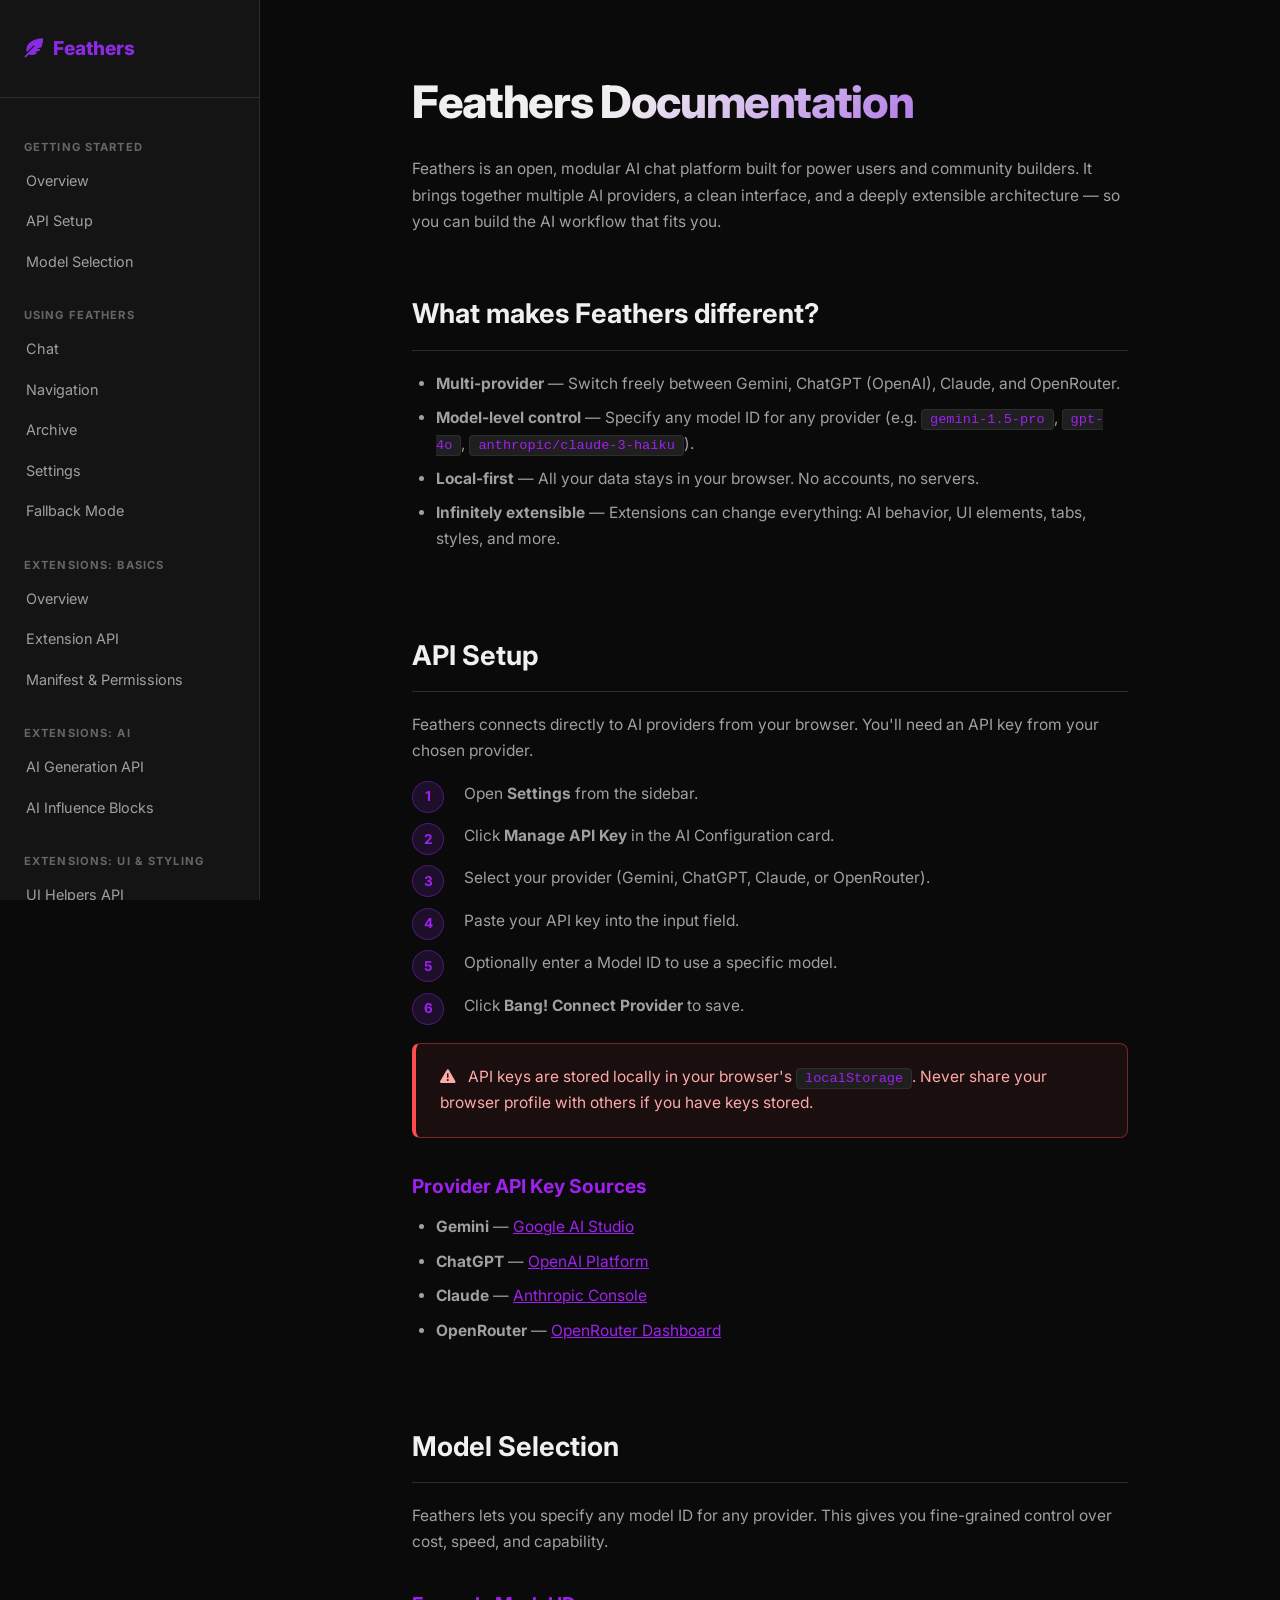
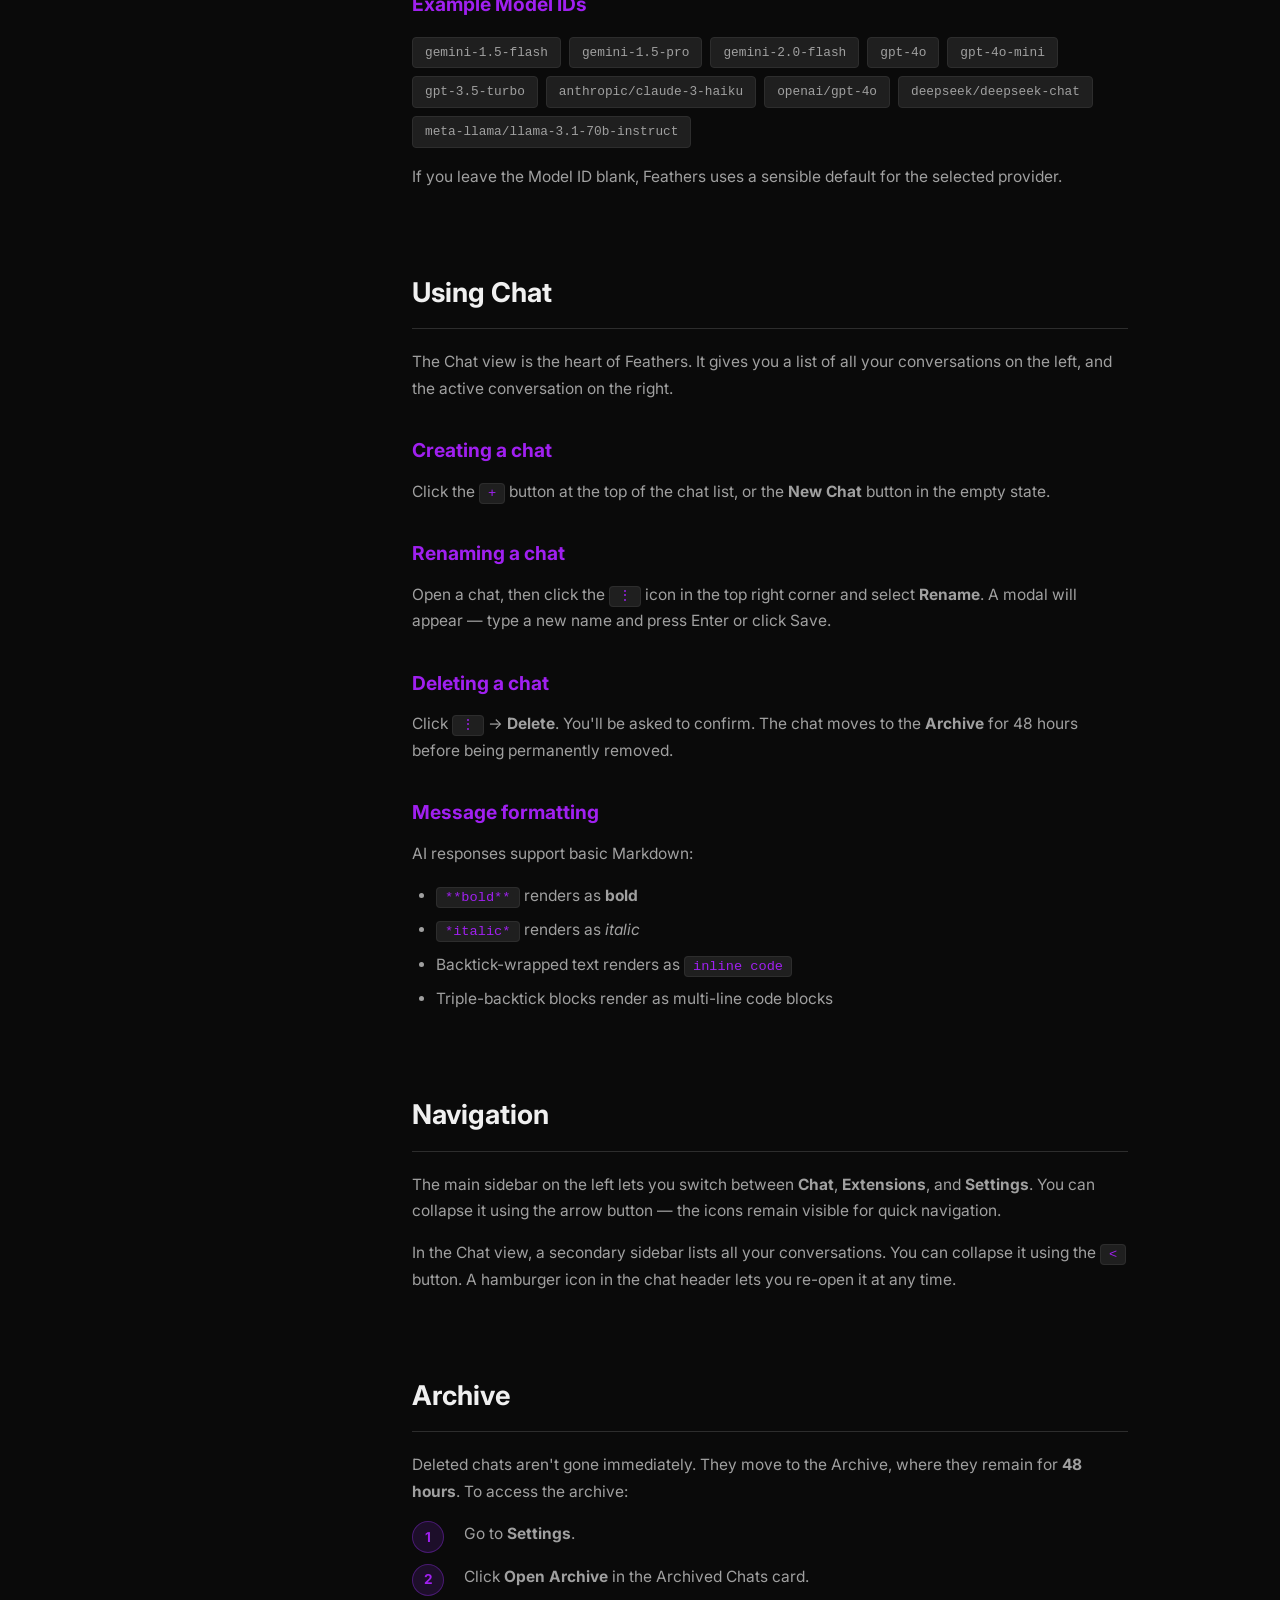
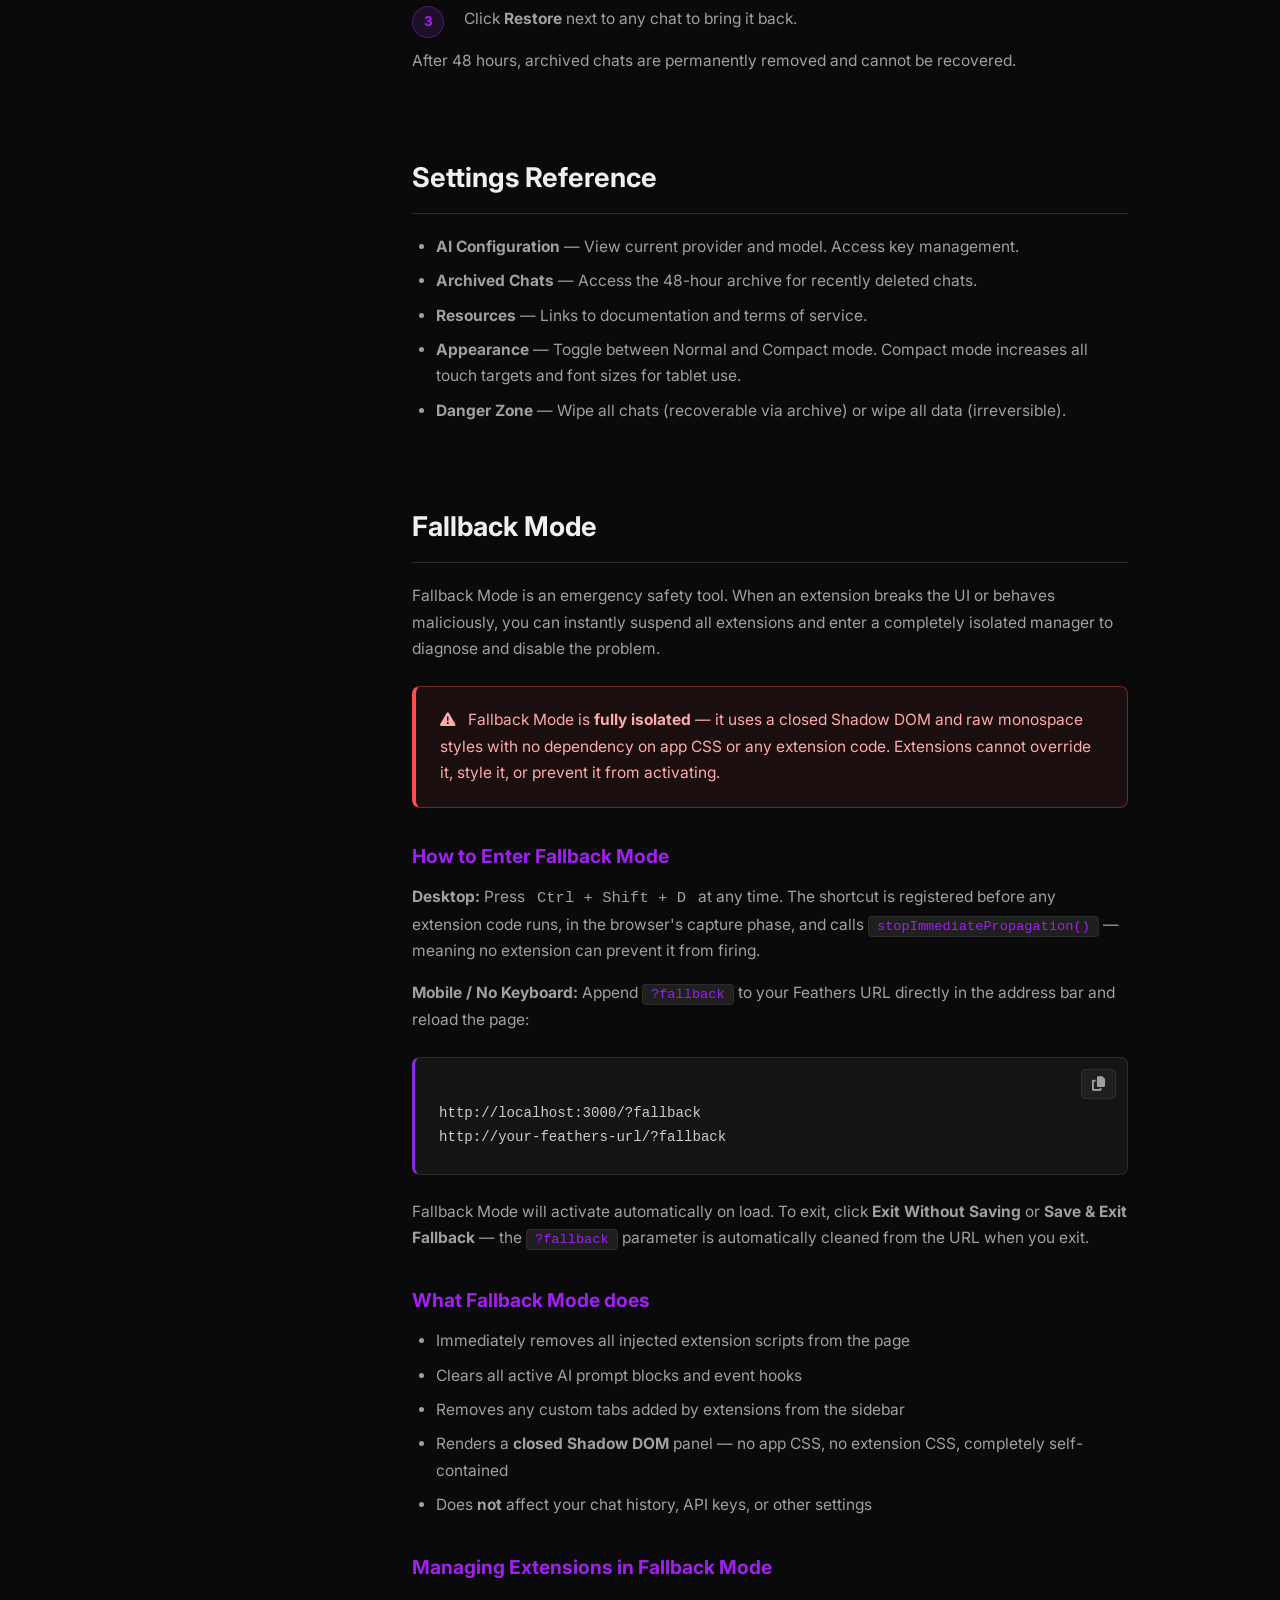
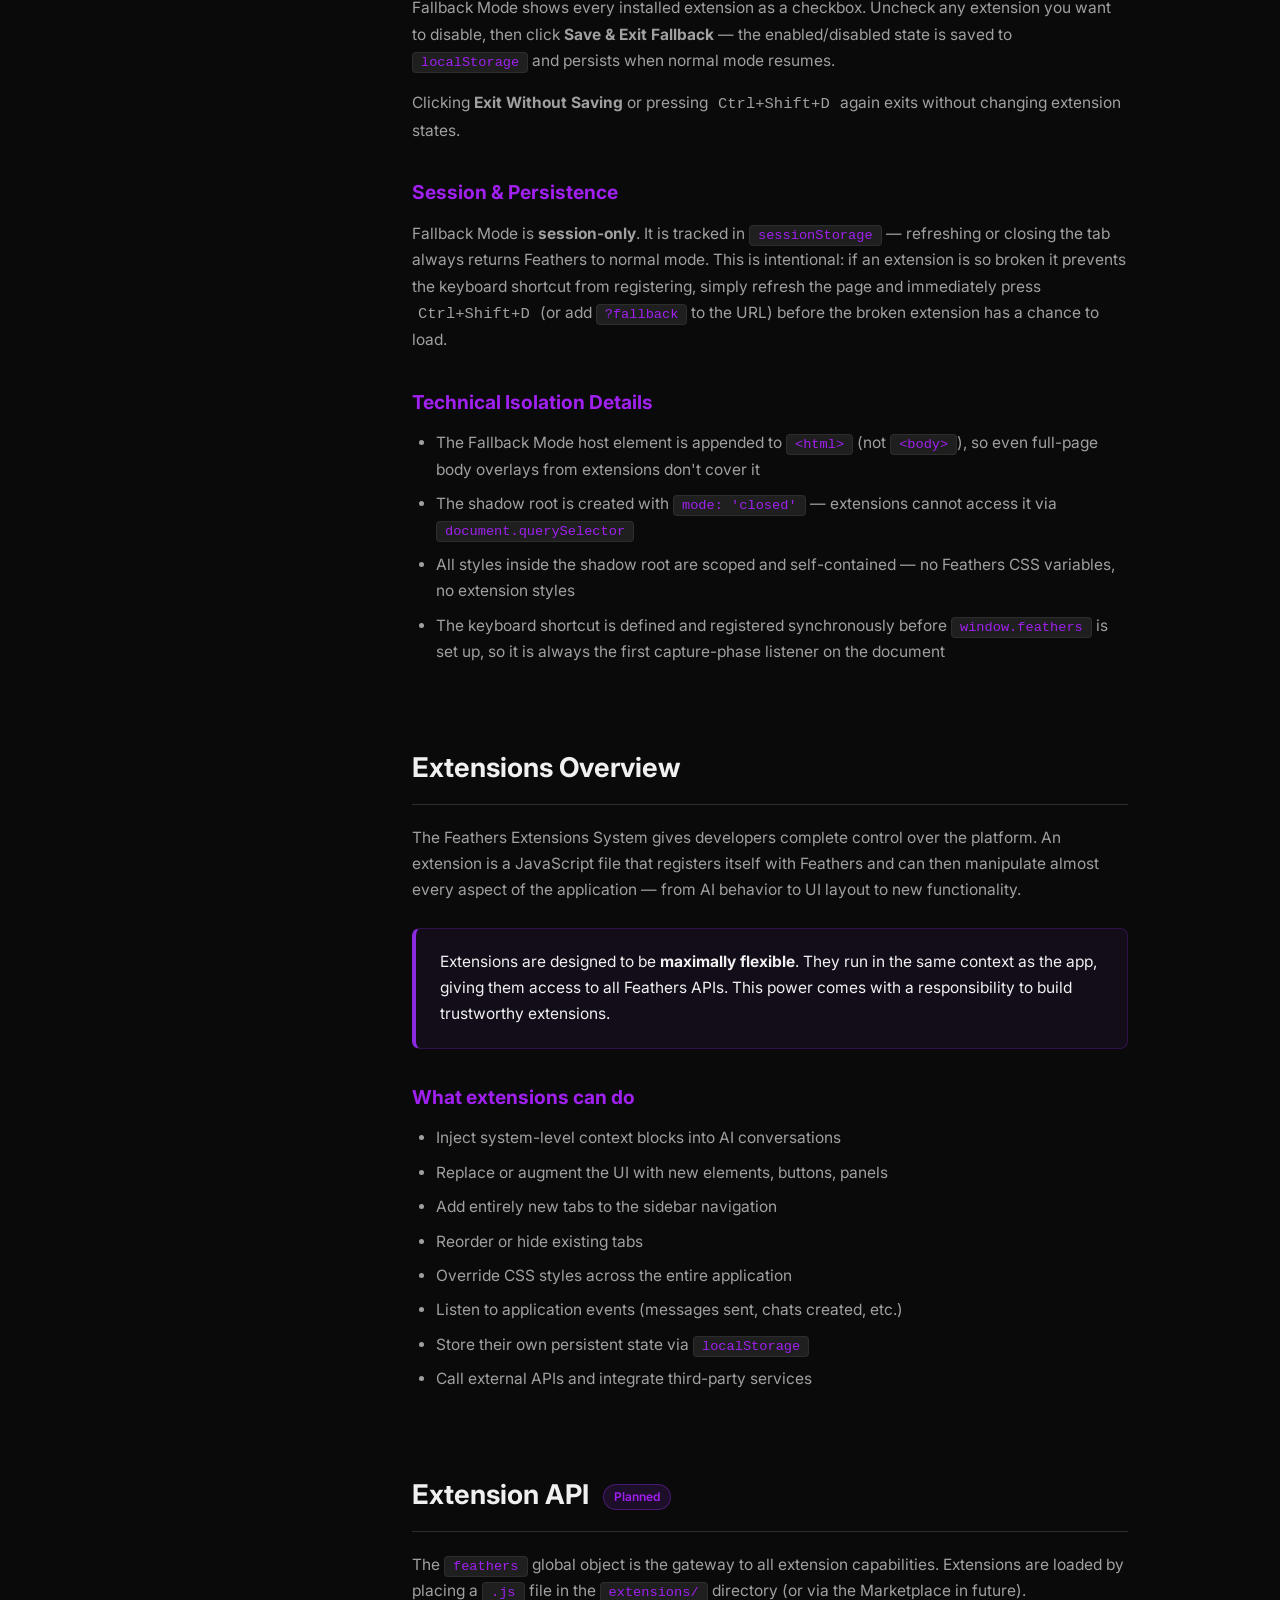
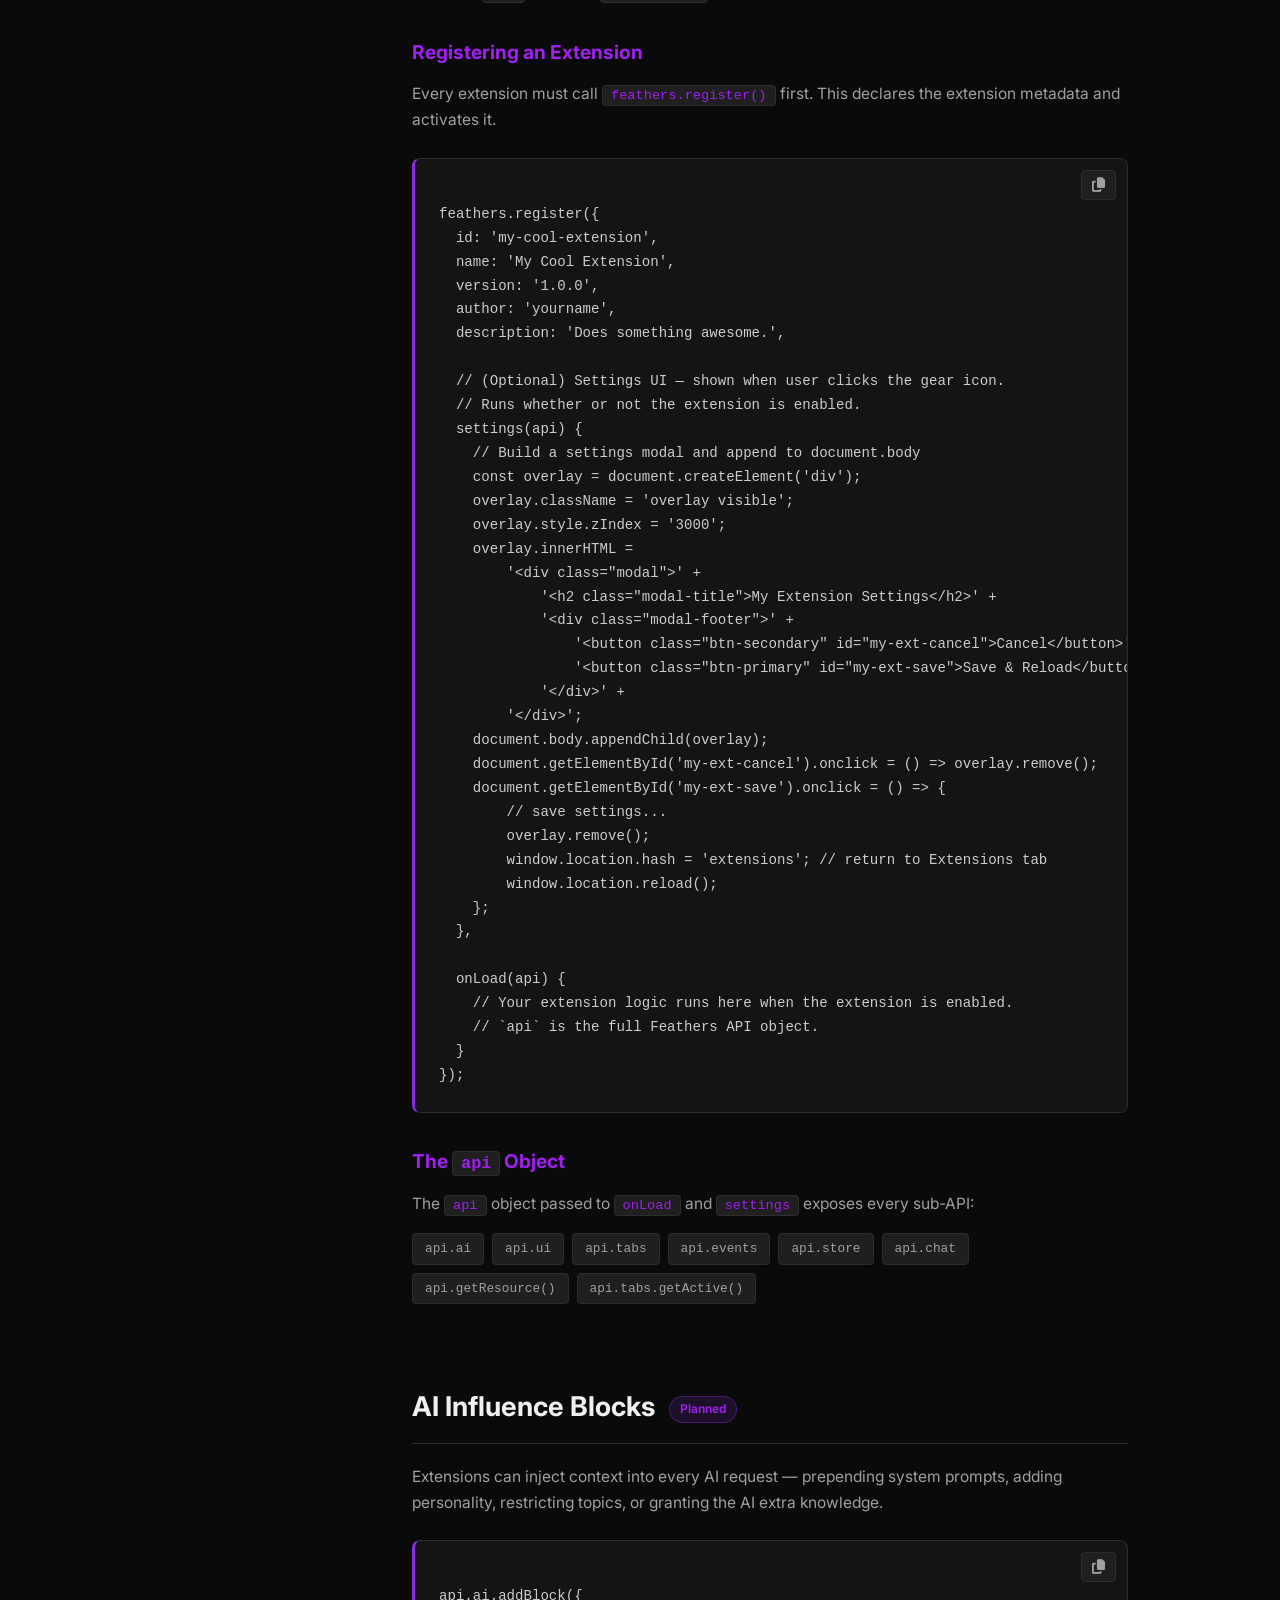
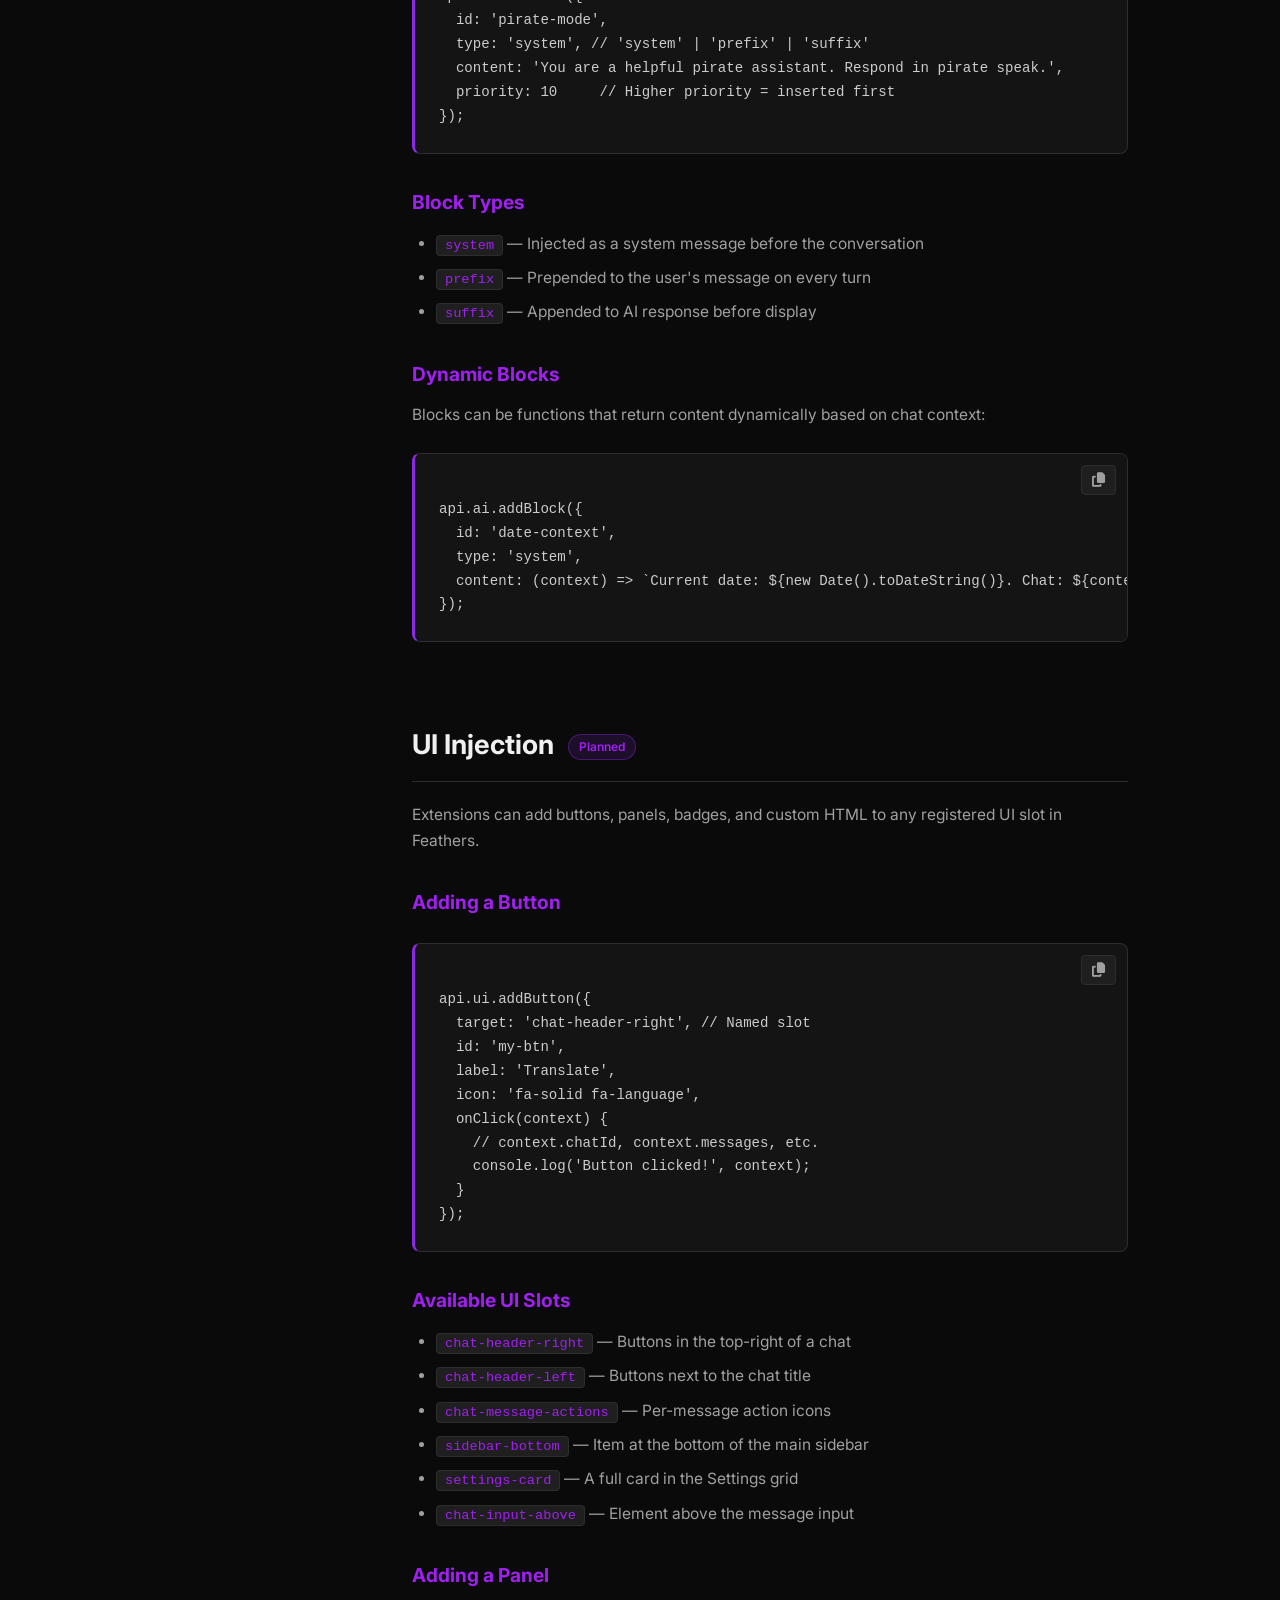
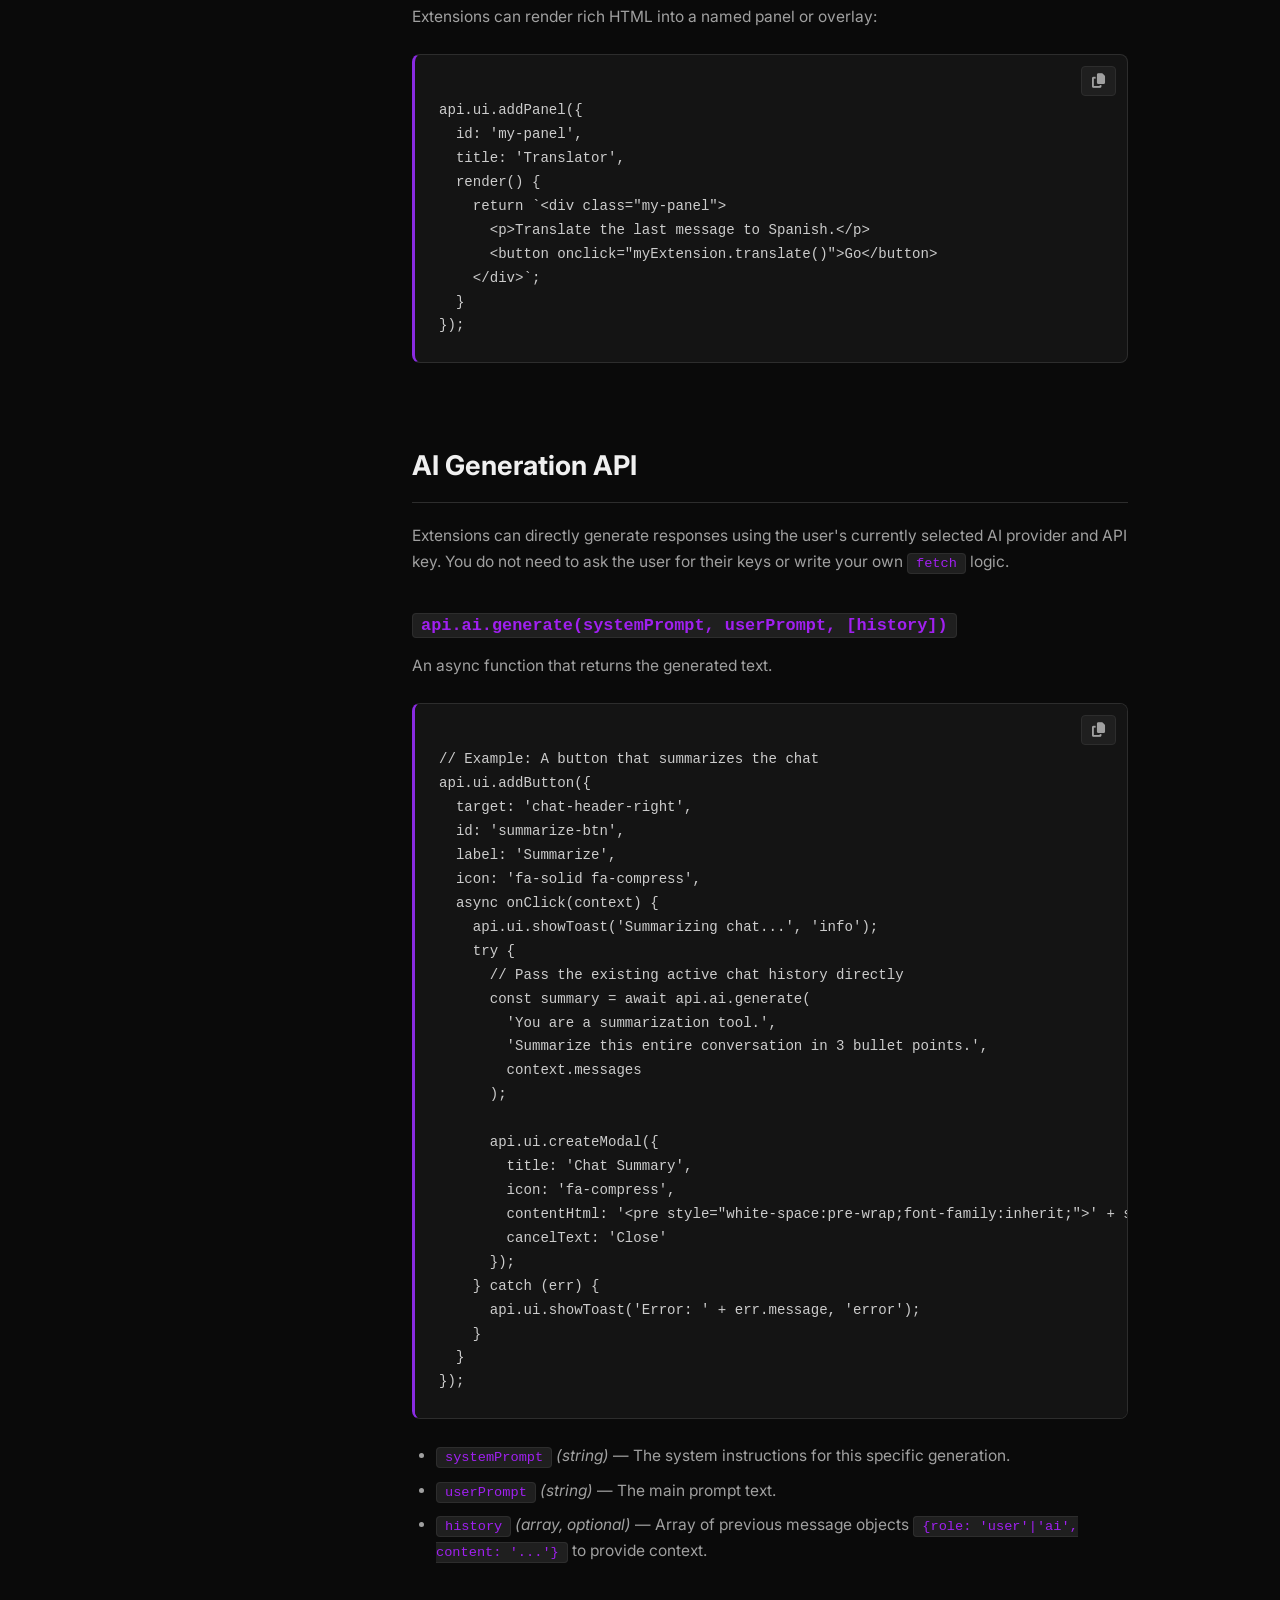
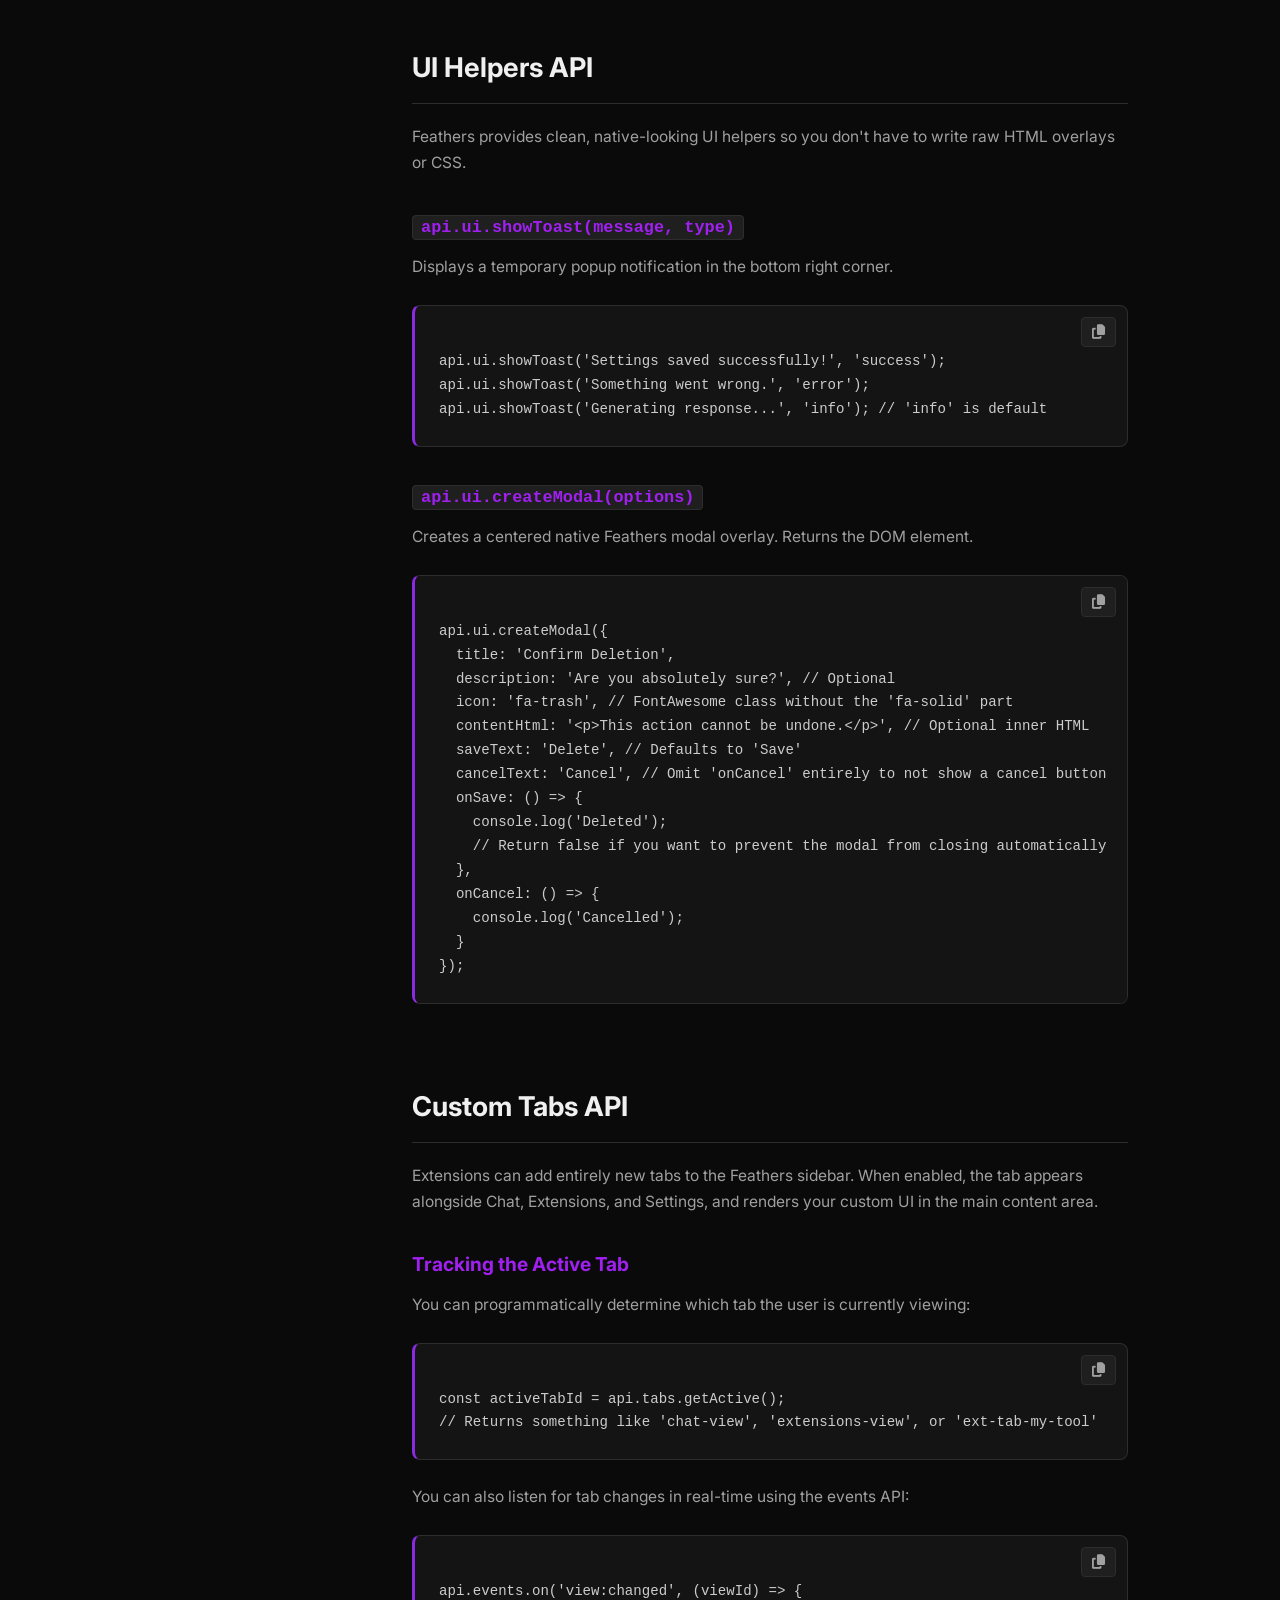
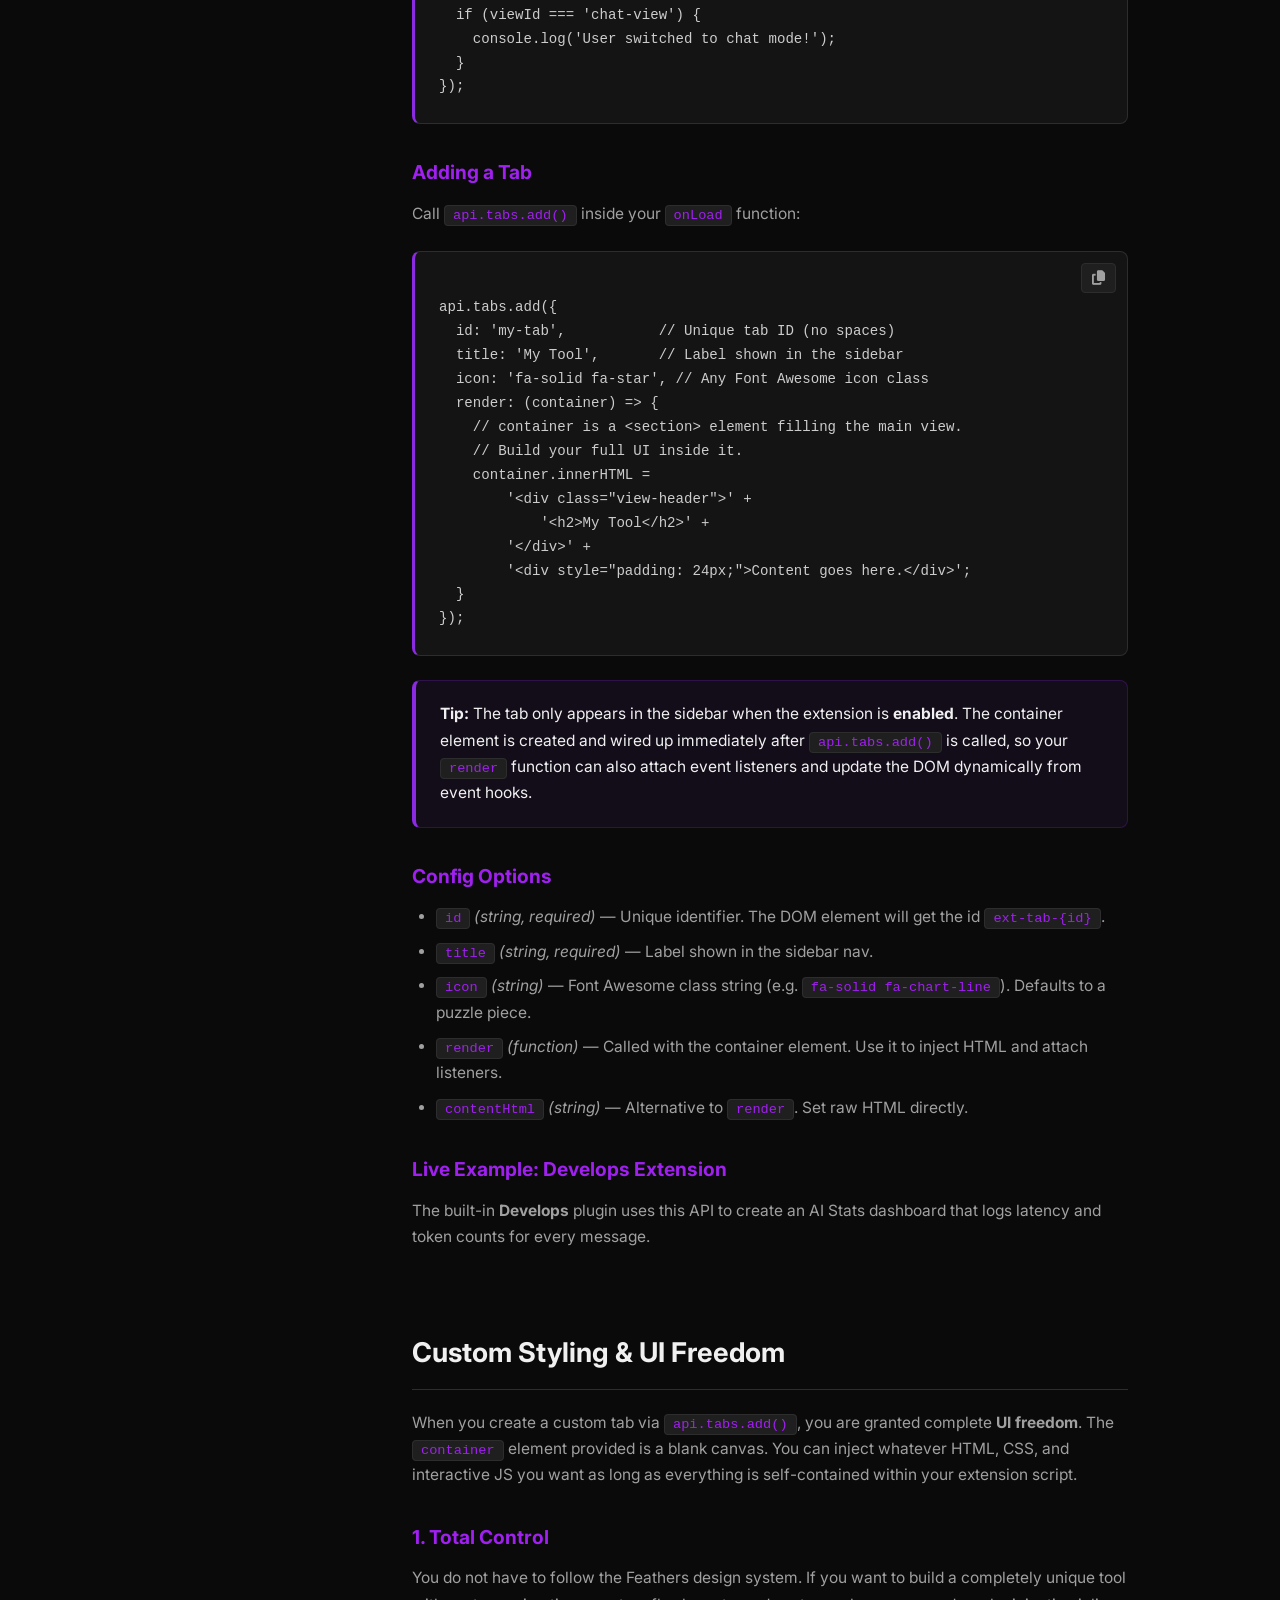
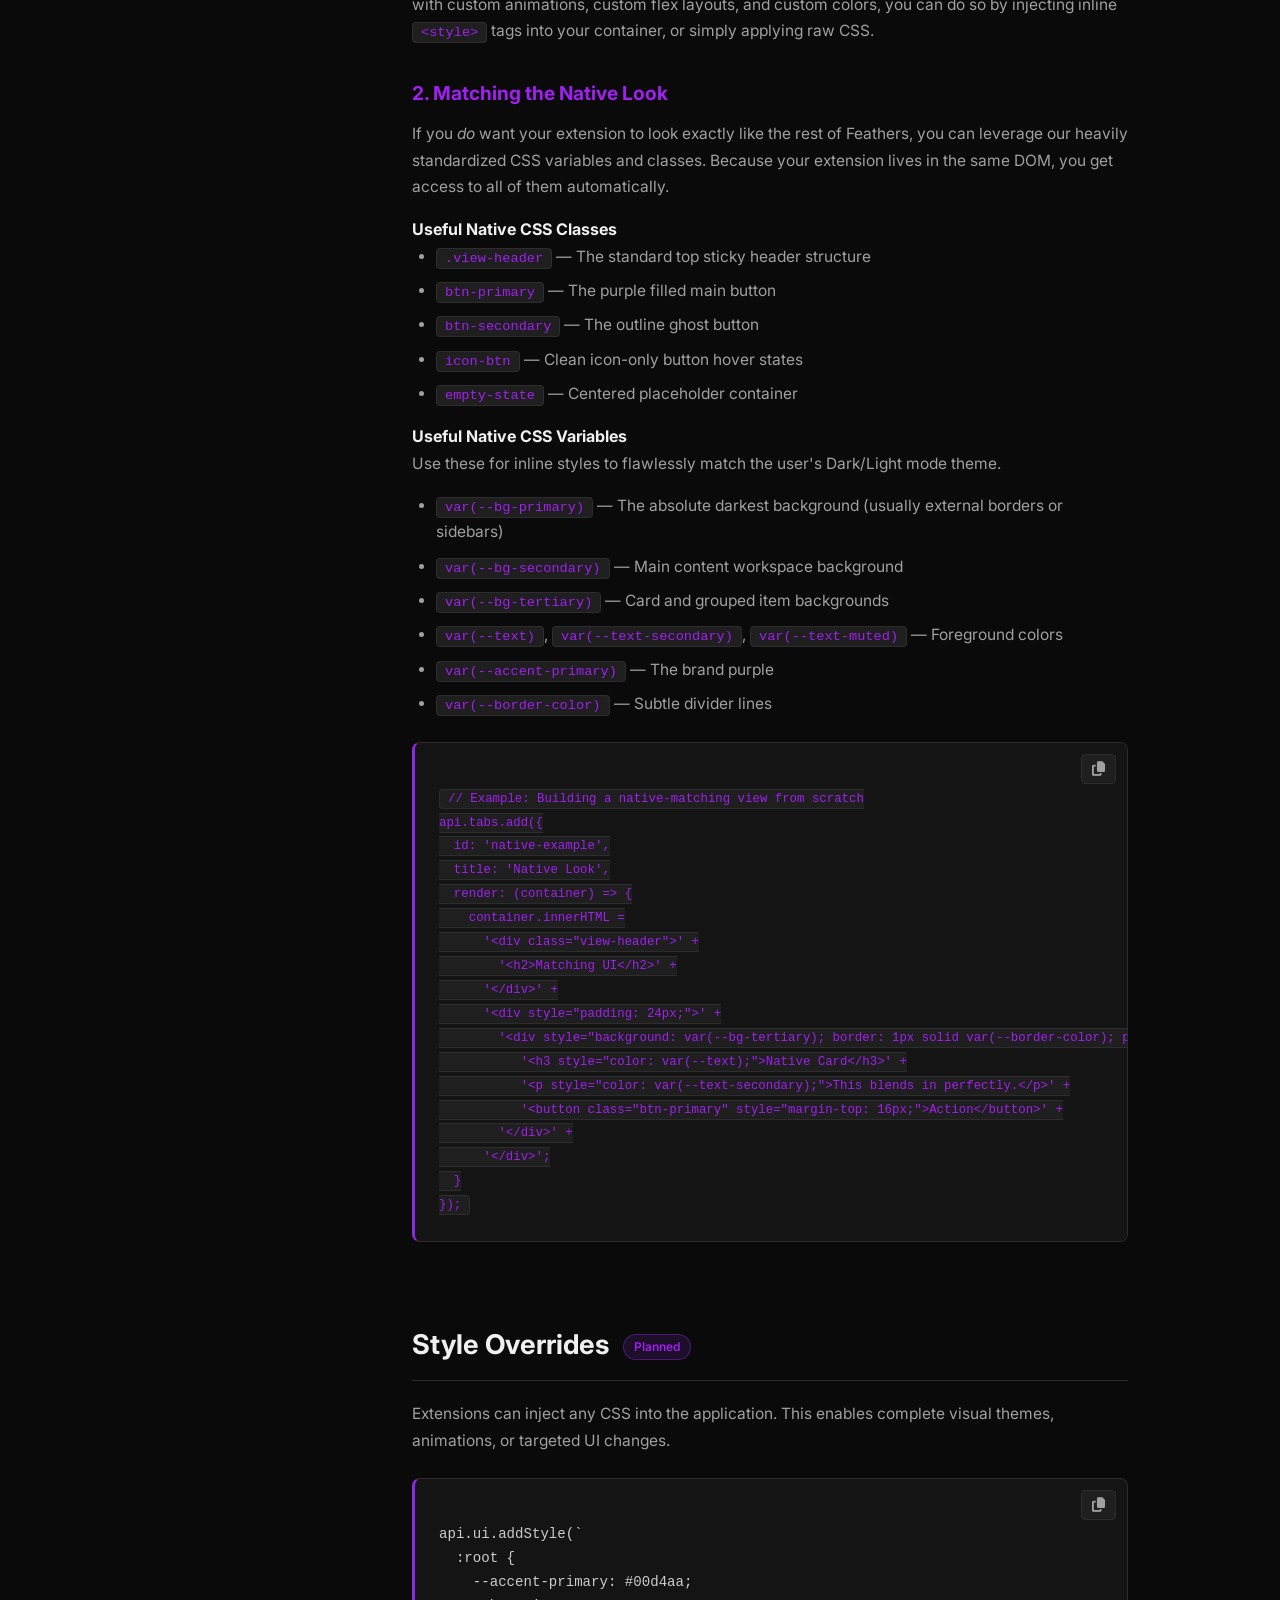
<file: docs.html>
<!DOCTYPE html>
<html lang="en">

<head>
    <meta charset="UTF-8">
    <meta name="viewport" content="width=device-width, initial-scale=1.0">
    <title>Feathers Documentation</title>
    <link rel="preconnect" href="https://fonts.googleapis.com">
    <link rel="preconnect" href="https://fonts.gstatic.com" crossorigin>
    <link href="https://fonts.googleapis.com/css2?family=Inter:wght@400;500;600;700;800&display=swap" rel="stylesheet">
    <link rel="stylesheet" href="https://cdnjs.cloudflare.com/ajax/libs/font-awesome/6.4.0/css/all.min.css">
    <style>
        *,
        *::before,
        *::after {
            margin: 0;
            padding: 0;
            box-sizing: border-box;
            scrollbar-width: none;
        }

        *::-webkit-scrollbar {
            display: none;
        }

        :root {
            --bg: #0a0a0a;
            --bg2: #141414;
            --bg3: #1f1f1f;
            --accent: #8a2be2;
            --accent2: #a020f0;
            --text: #f0f0f0;
            --text2: #a0a0a0;
            --text3: #666;
            --border: #2d2d2d;
            --radius: 8px;
        }

        body {
            background: var(--bg);
            color: var(--text);
            font-family: 'Inter', sans-serif;
            line-height: 1.7;
        }

        .docs-layout {
            display: flex;
            min-height: 100vh;
        }

        /* Sidebar Nav */
        .docs-nav {
            width: 260px;
            flex-shrink: 0;
            position: sticky;
            top: 0;
            height: 100vh;
            background: var(--bg2);
            border-right: 1px solid var(--border);
            display: flex;
            flex-direction: column;
            overflow-y: auto;
            padding: 32px 0;
        }

        .docs-nav-header {
            padding: 0 24px 32px;
            font-size: 1.2rem;
            font-weight: 800;
            color: var(--accent);
            display: flex;
            align-items: center;
            gap: 10px;
            border-bottom: 1px solid var(--border);
            margin-bottom: 16px;
        }

        .docs-nav-section {
            padding: 8px 24px 4px;
            font-size: 0.7rem;
            font-weight: 700;
            text-transform: uppercase;
            letter-spacing: 0.1em;
            color: var(--text3);
            margin-top: 16px;
        }

        .docs-nav a {
            display: block;
            padding: 8px 24px;
            color: var(--text2);
            text-decoration: none;
            font-size: 0.9rem;
            border-left: 2px solid transparent;
            transition: all 0.15s;
        }

        .docs-nav a:hover {
            color: var(--text);
            background: rgba(255, 255, 255, 0.04);
            border-left-color: var(--accent);
        }

        /* Main Content */
        .docs-content {
            flex-grow: 1;
            max-width: 860px;
            padding: 64px 72px;
            margin: 0 auto;
        }

        .docs-section {
            margin-bottom: 80px;
        }

        .docs-section:last-child {
            margin-bottom: 120px;
        }

        h1 {
            font-size: 2.8rem;
            font-weight: 800;
            letter-spacing: -0.03em;
            margin-bottom: 16px;
            background: linear-gradient(135deg, var(--text) 30%, var(--accent));
            -webkit-background-clip: text;
            -webkit-text-fill-color: transparent;
            background-clip: text;
        }

        h2 {
            font-size: 1.7rem;
            font-weight: 700;
            margin-bottom: 20px;
            margin-top: 56px;
            padding-bottom: 12px;
            border-bottom: 1px solid var(--border);
            color: var(--text);
        }

        h3 {
            font-size: 1.2rem;
            font-weight: 700;
            margin: 32px 0 12px;
            color: var(--accent2);
        }

        p {
            color: var(--text2);
            margin-bottom: 16px;
            font-size: 0.97rem;
        }

        ul,
        ol {
            color: var(--text2);
            padding-left: 24px;
            margin-bottom: 16px;
            font-size: 0.97rem;
        }

        li {
            margin-bottom: 8px;
        }

        code {
            background: var(--bg3);
            border: 1px solid var(--border);
            padding: 2px 8px;
            border-radius: 4px;
            font-family: 'JetBrains Mono', 'Fira Code', monospace;
            font-size: 0.88em;
            color: var(--accent2);
        }

        pre {
            background: var(--bg2);
            border: 1px solid var(--border);
            border-left: 3px solid var(--accent);
            border-radius: var(--radius);
            padding: 24px;
            margin: 24px 0;
            overflow-x: auto;
            font-family: 'JetBrains Mono', 'Fira Code', monospace;
            font-size: 0.88rem;
            line-height: 1.7;
            color: #ccc;
        }

        .badge {
            display: inline-block;
            background: rgba(138, 43, 226, 0.15);
            border: 1px solid rgba(138, 43, 226, 0.4);
            color: var(--accent2);
            font-size: 0.75rem;
            padding: 2px 10px;
            border-radius: 20px;
            font-weight: 600;
            margin-left: 8px;
            vertical-align: middle;
        }

        .callout {
            background: rgba(138, 43, 226, 0.07);
            border: 1px solid rgba(138, 43, 226, 0.25);
            border-left: 4px solid var(--accent);
            border-radius: var(--radius);
            padding: 20px 24px;
            margin: 24px 0;
        }

        .callout p {
            margin: 0;
            color: var(--text);
        }

        .callout-warn {
            background: rgba(255, 77, 77, 0.07);
            border-color: rgba(255, 77, 77, 0.4);
            border-left-color: #ff4d4d;
        }

        .callout-warn p {
            color: #ffaaaa;
        }

        .step-list {
            counter-reset: steps;
            list-style: none;
            padding: 0;
        }

        .step-list li {
            counter-increment: steps;
            padding-left: 52px;
            position: relative;
            margin-bottom: 16px;
            color: var(--text2);
        }

        .step-list li::before {
            content: counter(steps);
            position: absolute;
            left: 0;
            top: 0;
            width: 32px;
            height: 32px;
            background: rgba(138, 43, 226, 0.15);
            border: 1px solid rgba(138, 43, 226, 0.4);
            border-radius: 50%;
            display: flex;
            align-items: center;
            justify-content: center;
            color: var(--accent2);
            font-weight: 700;
            font-size: 0.85rem;
        }

        .api-method {
            background: var(--bg2);
            border: 1px solid var(--border);
            border-radius: var(--radius);
            padding: 20px 24px;
            margin: 16px 0;
        }

        .api-method-name {
            font-family: 'JetBrains Mono', monospace;
            font-size: 0.95rem;
            color: var(--accent2);
            font-weight: 700;
            margin-bottom: 8px;
        }

        .api-method p {
            margin: 0;
            font-size: 0.9rem;
        }

        .code-container {
            position: relative;
            margin: 24px 0;
        }

        .code-container pre {
            margin: 0;
            padding-top: 44px;
        }

        .copy-code-btn {
            position: absolute;
            top: 12px;
            right: 12px;
            background: var(--bg3);
            border: 1px solid var(--border);
            color: var(--text2);
            border-radius: 4px;
            padding: 6px 10px;
            cursor: pointer;
            transition: 0.2s;
            font-size: 0.9rem;
        }

        .copy-code-btn:hover {
            background: rgba(255, 255, 255, 0.1);
            color: var(--text);
        }

        .tag-row {
            display: flex;
            flex-wrap: wrap;
            gap: 8px;
            margin: 16px 0;
        }

        .tag {
            background: var(--bg3);
            border: 1px solid var(--border);
            border-radius: 4px;
            padding: 4px 12px;
            font-size: 0.8rem;
            color: var(--text2);
            font-family: monospace;
        }

        @media (max-width: 768px) {
            .docs-nav {
                display: none;
            }

            .docs-content {
                padding: 40px 24px;
            }
        }
    </style>
</head>

<body>
    <div class="docs-layout">
        <!-- Sidebar Nav -->
        <nav class="docs-nav">
            <div class="docs-nav-header">
                <i class="fa-solid fa-feather-pointed"></i> Feathers
            </div>

            <div class="docs-nav-section">Getting Started</div>
            <a href="#overview">Overview</a>
            <a href="#api-setup">API Setup</a>
            <a href="#model-selection">Model Selection</a>

            <div class="docs-nav-section">Using Feathers</div>
            <a href="#chat">Chat</a>
            <a href="#sidebar">Navigation</a>
            <a href="#archive">Archive</a>
            <a href="#settings">Settings</a>
            <a href="#fallback">Fallback Mode</a>

            <div class="docs-nav-section">Extensions: Basics</div>
            <a href="#ext-overview">Overview</a>
            <a href="#ext-api">Extension API</a>
            <a href="#ext-manifest">Manifest &amp; Permissions</a>

            <div class="docs-nav-section">Extensions: AI</div>
            <a href="#ext-ai">AI Generation API</a>
            <a href="#ext-ai-blocks">AI Influence Blocks</a>

            <div class="docs-nav-section">Extensions: UI &amp; Styling</div>
            <a href="#ext-ui-helpers">UI Helpers API</a>
            <a href="#ext-tabs">Custom Tabs API</a>
            <a href="#ext-freedom">Custom Styling &amp; UI Freedom</a>
            <a href="#ext-ui">UI Injection</a>
            <a href="#ext-style">Style Overrides</a>

            <div class="docs-nav-section">Extensions: Advanced</div>
            <a href="#ext-hooks">Event Hooks</a>
            <a href="#ext-example">Full Example</a>

            <div class="docs-nav-section">Extensions: Guides</div>
            <a href="#ext-generate">Generate with AI</a>
            <a href="#ext-publish">Publishing</a>
            <a href="#ext-source">Source Format</a>
        </nav>

        <!-- Content -->
        <main class="docs-content">
            <!-- Overview -->
            <section class="docs-section" id="overview">
                <h1>Feathers Documentation</h1>
                <p>Feathers is an open, modular AI chat platform built for power users and community builders. It brings
                    together multiple AI providers, a clean interface, and a deeply extensible architecture — so you can
                    build the AI workflow that fits you.</p>

                <h2>What makes Feathers different?</h2>
                <ul>
                    <li><strong>Multi-provider</strong> — Switch freely between Gemini, ChatGPT (OpenAI), Claude, and
                        OpenRouter.</li>
                    <li><strong>Model-level control</strong> — Specify any model ID for any provider (e.g.
                        <code>gemini-1.5-pro</code>, <code>gpt-4o</code>, <code>anthropic/claude-3-haiku</code>).
                    </li>
                    <li><strong>Local-first</strong> — All your data stays in your browser. No accounts, no servers.
                    </li>
                    <li><strong>Infinitely extensible</strong> — Extensions can change everything: AI behavior, UI
                        elements, tabs, styles, and more.</li>
                </ul>
            </section>

            <!-- API Setup -->
            <section class="docs-section" id="api-setup">
                <h2>API Setup</h2>
                <p>Feathers connects directly to AI providers from your browser. You'll need an API key from your chosen
                    provider.</p>

                <ol class="step-list">
                    <li>Open <strong>Settings</strong> from the sidebar.</li>
                    <li>Click <strong>Manage API Key</strong> in the AI Configuration card.</li>
                    <li>Select your provider (Gemini, ChatGPT, Claude, or OpenRouter).</li>
                    <li>Paste your API key into the input field.</li>
                    <li>Optionally enter a Model ID to use a specific model.</li>
                    <li>Click <strong>Bang! Connect Provider</strong> to save.</li>
                </ol>

                <div class="callout-warn callout">
                    <p><i class="fa-solid fa-triangle-exclamation"></i> &nbsp; API keys are stored locally in your
                        browser's <code>localStorage</code>. Never share your browser profile with others if you have
                        keys stored.</p>
                </div>

                <h3>Provider API Key Sources</h3>
                <ul>
                    <li><strong>Gemini</strong> — <a href="https://aistudio.google.com/app/apikey" target="_blank"
                            style="color:var(--accent2)">Google AI Studio</a></li>
                    <li><strong>ChatGPT</strong> — <a href="https://platform.openai.com/api-keys" target="_blank"
                            style="color:var(--accent2)">OpenAI Platform</a></li>
                    <li><strong>Claude</strong> — <a href="https://console.anthropic.com/settings/keys" target="_blank"
                            style="color:var(--accent2)">Anthropic Console</a></li>
                    <li><strong>OpenRouter</strong> — <a href="https://openrouter.ai/keys" target="_blank"
                            style="color:var(--accent2)">OpenRouter Dashboard</a></li>
                </ul>
            </section>

            <!-- Model Selection -->
            <section class="docs-section" id="model-selection">
                <h2>Model Selection</h2>
                <p>Feathers lets you specify any model ID for any provider. This gives you fine-grained control over
                    cost, speed, and capability.</p>

                <h3>Example Model IDs</h3>
                <div class="tag-row">
                    <span class="tag">gemini-1.5-flash</span>
                    <span class="tag">gemini-1.5-pro</span>
                    <span class="tag">gemini-2.0-flash</span>
                    <span class="tag">gpt-4o</span>
                    <span class="tag">gpt-4o-mini</span>
                    <span class="tag">gpt-3.5-turbo</span>
                    <span class="tag">anthropic/claude-3-haiku</span>
                    <span class="tag">openai/gpt-4o</span>
                    <span class="tag">deepseek/deepseek-chat</span>
                    <span class="tag">meta-llama/llama-3.1-70b-instruct</span>
                </div>

                <p>If you leave the Model ID blank, Feathers uses a sensible default for the selected provider.</p>
            </section>

            <!-- Chat -->
            <section class="docs-section" id="chat">
                <h2>Using Chat</h2>
                <p>The Chat view is the heart of Feathers. It gives you a list of all your conversations on the left,
                    and the active conversation on the right.</p>

                <h3>Creating a chat</h3>
                <p>Click the <code>+</code> button at the top of the chat list, or the <strong>New Chat</strong> button
                    in the empty state.</p>

                <h3>Renaming a chat</h3>
                <p>Open a chat, then click the <code>⋮</code> icon in the top right corner and select
                    <strong>Rename</strong>. A modal will appear — type a new name and press Enter or click Save.
                </p>

                <h3>Deleting a chat</h3>
                <p>Click <code>⋮</code> → <strong>Delete</strong>. You'll be asked to confirm. The chat moves to the
                    <strong>Archive</strong> for 48 hours before being permanently removed.
                </p>

                <h3>Message formatting</h3>
                <p>AI responses support basic Markdown:</p>
                <ul>
                    <li><code>**bold**</code> renders as <strong>bold</strong></li>
                    <li><code>*italic*</code> renders as <em>italic</em></li>
                    <li>Backtick-wrapped text renders as <code>inline code</code></li>
                    <li>Triple-backtick blocks render as multi-line code blocks</li>
                </ul>
            </section>

            <!-- Sidebar -->
            <section class="docs-section" id="sidebar">
                <h2>Navigation</h2>
                <p>The main sidebar on the left lets you switch between <strong>Chat</strong>,
                    <strong>Extensions</strong>, and <strong>Settings</strong>. You can collapse it using the arrow
                    button — the icons remain visible for quick navigation.
                </p>
                <p>In the Chat view, a secondary sidebar lists all your conversations. You can collapse it using the
                    <code>&lt;</code> button. A hamburger icon in the chat header lets you re-open it at any time.
                </p>
            </section>

            <!-- Archive -->
            <section class="docs-section" id="archive">
                <h2>Archive</h2>
                <p>Deleted chats aren't gone immediately. They move to the Archive, where they remain for <strong>48
                        hours</strong>. To access the archive:</p>
                <ol class="step-list">
                    <li>Go to <strong>Settings</strong>.</li>
                    <li>Click <strong>Open Archive</strong> in the Archived Chats card.</li>
                    <li>Click <strong>Restore</strong> next to any chat to bring it back.</li>
                </ol>
                <p>After 48 hours, archived chats are permanently removed and cannot be recovered.</p>
            </section>

            <!-- Settings -->
            <section class="docs-section" id="settings">
                <h2>Settings Reference</h2>
                <ul>
                    <li><strong>AI Configuration</strong> — View current provider and model. Access key management.</li>
                    <li><strong>Archived Chats</strong> — Access the 48-hour archive for recently deleted chats.</li>
                    <li><strong>Resources</strong> — Links to documentation and terms of service.</li>
                    <li><strong>Appearance</strong> — Toggle between Normal and Compact mode. Compact mode increases all
                        touch targets and font sizes for tablet use.</li>
                    <li><strong>Danger Zone</strong> — Wipe all chats (recoverable via archive) or wipe all data
                        (irreversible).</li>
                </ul>
            </section>

            <!-- Fallback Mode -->
            <section class="docs-section" id="fallback">
                <h2>Fallback Mode</h2>
                <p>Fallback Mode is an emergency safety tool. When an extension breaks the UI or behaves maliciously,
                    you can instantly suspend all extensions and enter a completely isolated manager to diagnose and
                    disable the problem.</p>

                <div class="callout-warn callout">
                    <p><i class="fa-solid fa-triangle-exclamation"></i> &nbsp; Fallback Mode is <strong>fully
                            isolated</strong> — it uses a closed Shadow DOM and raw monospace styles with no dependency
                        on app CSS or any extension code. Extensions cannot override it, style it, or prevent it from
                        activating.</p>
                </div>

                <h3>How to Enter Fallback Mode</h3>
                <p><strong>Desktop:</strong> Press <kbd
                        style="background:var(--bg-tertiary);padding:3px 8px;border-radius:4px;border:1px solid var(--border-color);font-family:monospace;">Ctrl
                        + Shift + D</kbd> at any time. The shortcut is registered before any extension code runs, in the
                    browser's capture phase, and calls <code>stopImmediatePropagation()</code> — meaning no extension
                    can prevent it from firing.</p>

                <p><strong>Mobile / No Keyboard:</strong> Append <code>?fallback</code> to your Feathers URL directly in
                    the address bar and reload the page:</p>
                <pre>http://localhost:3000/?fallback
http://your-feathers-url/?fallback</pre>
                <p>Fallback Mode will activate automatically on load. To exit, click <strong>Exit Without
                        Saving</strong> or <strong>Save &amp; Exit Fallback</strong> — the <code>?fallback</code>
                    parameter is automatically cleaned from the URL when you exit.</p>

                <h3>What Fallback Mode does</h3>
                <ul>
                    <li>Immediately removes all injected extension scripts from the page</li>
                    <li>Clears all active AI prompt blocks and event hooks</li>
                    <li>Removes any custom tabs added by extensions from the sidebar</li>
                    <li>Renders a <strong>closed Shadow DOM</strong> panel — no app CSS, no extension CSS, completely
                        self-contained</li>
                    <li>Does <strong>not</strong> affect your chat history, API keys, or other settings</li>
                </ul>

                <h3>Managing Extensions in Fallback Mode</h3>
                <p>Fallback Mode shows every installed extension as a checkbox. Uncheck any extension you want to
                    disable, then click <strong>Save &amp; Exit Fallback</strong> — the enabled/disabled state is saved
                    to <code>localStorage</code> and persists when normal mode resumes.</p>
                <p>Clicking <strong>Exit Without Saving</strong> or pressing <kbd
                        style="background:var(--bg-tertiary);padding:2px 6px;border-radius:4px;border:1px solid var(--border-color);font-family:monospace;">Ctrl+Shift+D</kbd>
                    again exits without changing extension states.</p>

                <h3>Session &amp; Persistence</h3>
                <p>Fallback Mode is <strong>session-only</strong>. It is tracked in <code>sessionStorage</code> —
                    refreshing or closing the tab always returns Feathers to normal mode. This is intentional: if an
                    extension is so broken it prevents the keyboard shortcut from registering, simply refresh the page
                    and immediately press <kbd
                        style="background:var(--bg-tertiary);padding:2px 6px;border-radius:4px;border:1px solid var(--border-color);font-family:monospace;">Ctrl+Shift+D</kbd>
                    (or add <code>?fallback</code> to the URL) before the broken extension has a chance to load.</p>

                <h3>Technical Isolation Details</h3>
                <ul>
                    <li>The Fallback Mode host element is appended to <code>&lt;html&gt;</code> (not
                        <code>&lt;body&gt;</code>), so even full-page body overlays from extensions don't cover it
                    </li>
                    <li>The shadow root is created with <code>mode: 'closed'</code> — extensions cannot access it via
                        <code>document.querySelector</code>
                    </li>
                    <li>All styles inside the shadow root are scoped and self-contained — no Feathers CSS variables, no
                        extension styles</li>
                    <li>The keyboard shortcut is defined and registered synchronously before
                        <code>window.feathers</code> is set up, so it is always the first capture-phase listener on the
                        document
                    </li>
                </ul>
            </section>

            <!-- Extensions Overview -->
            <section class="docs-section" id="ext-overview">
                <h2>Extensions Overview</h2>
                <p>The Feathers Extensions System gives developers complete control over the platform. An extension is a
                    JavaScript file that registers itself with Feathers and can then manipulate almost every aspect of
                    the application — from AI behavior to UI layout to new functionality.</p>

                <div class="callout">
                    <p>Extensions are designed to be <strong>maximally flexible</strong>. They run in the same context
                        as the app, giving them access to all Feathers APIs. This power comes with a responsibility to
                        build trustworthy extensions.</p>
                </div>

                <h3>What extensions can do</h3>
                <ul>
                    <li>Inject system-level context blocks into AI conversations</li>
                    <li>Replace or augment the UI with new elements, buttons, panels</li>
                    <li>Add entirely new tabs to the sidebar navigation</li>
                    <li>Reorder or hide existing tabs</li>
                    <li>Override CSS styles across the entire application</li>
                    <li>Listen to application events (messages sent, chats created, etc.)</li>
                    <li>Store their own persistent state via <code>localStorage</code></li>
                    <li>Call external APIs and integrate third-party services</li>
                </ul>
            </section>

            <!-- Extension API -->
            <section class="docs-section" id="ext-api">
                <h2>Extension API <span class="badge">Planned</span></h2>
                <p>The <code>feathers</code> global object is the gateway to all extension capabilities. Extensions are
                    loaded by placing a <code>.js</code> file in the <code>extensions/</code> directory (or via the
                    Marketplace in future).</p>

                <h3>Registering an Extension</h3>
                <p>Every extension must call <code>feathers.register()</code> first. This declares the extension
                    metadata and activates it.</p>
                <pre>feathers.register({
  id: 'my-cool-extension',
  name: 'My Cool Extension',
  version: '1.0.0',
  author: 'yourname',
  description: 'Does something awesome.',

  // (Optional) Settings UI — shown when user clicks the gear icon.
  // Runs whether or not the extension is enabled.
  settings(api) {
    // Build a settings modal and append to document.body
    const overlay = document.createElement('div');
    overlay.className = 'overlay visible';
    overlay.style.zIndex = '3000';
    overlay.innerHTML =
        '&lt;div class="modal"&gt;' +
            '&lt;h2 class="modal-title"&gt;My Extension Settings&lt;/h2&gt;' +
            '&lt;div class="modal-footer"&gt;' +
                '&lt;button class="btn-secondary" id="my-ext-cancel"&gt;Cancel&lt;/button&gt;' +
                '&lt;button class="btn-primary" id="my-ext-save"&gt;Save &amp; Reload&lt;/button&gt;' +
            '&lt;/div&gt;' +
        '&lt;/div&gt;';
    document.body.appendChild(overlay);
    document.getElementById('my-ext-cancel').onclick = () => overlay.remove();
    document.getElementById('my-ext-save').onclick = () => {
        // save settings...
        overlay.remove();
        window.location.hash = 'extensions'; // return to Extensions tab
        window.location.reload();
    };
  },

  onLoad(api) {
    // Your extension logic runs here when the extension is enabled.
    // `api` is the full Feathers API object.
  }
});</pre>

                <h3>The <code>api</code> Object</h3>
                <p>The <code>api</code> object passed to <code>onLoad</code> and <code>settings</code> exposes every
                    sub-API:</p>
                <div class="tag-row">
                    <span class="tag">api.ai</span>
                    <span class="tag">api.ui</span>
                    <span class="tag">api.tabs</span>
                    <span class="tag">api.events</span>
                    <span class="tag">api.store</span>
                    <span class="tag">api.chat</span>
                    <span class="tag">api.getResource()</span>
                    <span class="tag">api.tabs.getActive()</span>
                </div>
            </section>

            <!-- AI Blocks -->
            <section class="docs-section" id="ext-ai-blocks">
                <h2>AI Influence Blocks <span class="badge">Planned</span></h2>
                <p>Extensions can inject context into every AI request — prepending system prompts, adding personality,
                    restricting topics, or granting the AI extra knowledge.</p>

                <pre>api.ai.addBlock({
  id: 'pirate-mode',
  type: 'system', // 'system' | 'prefix' | 'suffix'
  content: 'You are a helpful pirate assistant. Respond in pirate speak.',
  priority: 10     // Higher priority = inserted first
});</pre>

                <h3>Block Types</h3>
                <ul>
                    <li><code>system</code> — Injected as a system message before the conversation</li>
                    <li><code>prefix</code> — Prepended to the user's message on every turn</li>
                    <li><code>suffix</code> — Appended to AI response before display</li>
                </ul>

                <h3>Dynamic Blocks</h3>
                <p>Blocks can be functions that return content dynamically based on chat context:</p>
                <pre>api.ai.addBlock({
  id: 'date-context',
  type: 'system',
  content: (context) => `Current date: ${new Date().toDateString()}. Chat: ${context.chatName}.`
});</pre>
            </section>

            <!-- UI Injection -->
            <section class="docs-section" id="ext-ui">
                <h2>UI Injection <span class="badge">Planned</span></h2>
                <p>Extensions can add buttons, panels, badges, and custom HTML to any registered UI slot in Feathers.
                </p>

                <h3>Adding a Button</h3>
                <pre>api.ui.addButton({
  target: 'chat-header-right', // Named slot
  id: 'my-btn',
  label: 'Translate',
  icon: 'fa-solid fa-language',
  onClick(context) {
    // context.chatId, context.messages, etc.
    console.log('Button clicked!', context);
  }
});</pre>

                <h3>Available UI Slots</h3>
                <ul>
                    <li><code>chat-header-right</code> — Buttons in the top-right of a chat</li>
                    <li><code>chat-header-left</code> — Buttons next to the chat title</li>
                    <li><code>chat-message-actions</code> — Per-message action icons</li>
                    <li><code>sidebar-bottom</code> — Item at the bottom of the main sidebar</li>
                    <li><code>settings-card</code> — A full card in the Settings grid</li>
                    <li><code>chat-input-above</code> — Element above the message input</li>
                </ul>

                <h3>Adding a Panel</h3>
                <p>Extensions can render rich HTML into a named panel or overlay:</p>
                <pre>api.ui.addPanel({
  id: 'my-panel',
  title: 'Translator',
  render() {
    return `&lt;div class="my-panel"&gt;
      &lt;p&gt;Translate the last message to Spanish.&lt;/p&gt;
      &lt;button onclick="myExtension.translate()"&gt;Go&lt;/button&gt;
    &lt;/div&gt;`;
  }
});</pre>
            </section>

            </section>

            <!-- AI API -->
            <section class="docs-section" id="ext-ai">
                <h2>AI Generation API</h2>
                <p>Extensions can directly generate responses using the user's currently selected AI provider and API
                    key. You do not need to ask the user for their keys or write your own <code>fetch</code> logic.</p>

                <h3><code>api.ai.generate(systemPrompt, userPrompt, [history])</code></h3>
                <p>An async function that returns the generated text.</p>

                <pre>// Example: A button that summarizes the chat
api.ui.addButton({
  target: 'chat-header-right',
  id: 'summarize-btn',
  label: 'Summarize',
  icon: 'fa-solid fa-compress',
  async onClick(context) {
    api.ui.showToast('Summarizing chat...', 'info');
    try {
      // Pass the existing active chat history directly
      const summary = await api.ai.generate(
        'You are a summarization tool.',
        'Summarize this entire conversation in 3 bullet points.',
        context.messages
      );
      
      api.ui.createModal({
        title: 'Chat Summary',
        icon: 'fa-compress',
        contentHtml: '&lt;pre style="white-space:pre-wrap;font-family:inherit;"&gt;' + summary + '&lt;/pre&gt;',
        cancelText: 'Close'
      });
    } catch (err) {
      api.ui.showToast('Error: ' + err.message, 'error');
    }
  }
});</pre>

                <ul>
                    <li><code>systemPrompt</code> <em>(string)</em> — The system instructions for this specific
                        generation.</li>
                    <li><code>userPrompt</code> <em>(string)</em> — The main prompt text.</li>
                    <li><code>history</code> <em>(array, optional)</em> — Array of previous message objects
                        <code>{role: 'user'|'ai', content: '...'}</code> to provide context.
                    </li>
                </ul>
            </section>

            <!-- UI Helpers API -->
            <section class="docs-section" id="ext-ui-helpers">
                <h2>UI Helpers API</h2>
                <p>Feathers provides clean, native-looking UI helpers so you don't have to write raw HTML overlays or
                    CSS.</p>

                <h3><code>api.ui.showToast(message, type)</code></h3>
                <p>Displays a temporary popup notification in the bottom right corner.</p>
                <pre>api.ui.showToast('Settings saved successfully!', 'success');
api.ui.showToast('Something went wrong.', 'error');
api.ui.showToast('Generating response...', 'info'); // 'info' is default</pre>

                <h3><code>api.ui.createModal(options)</code></h3>
                <p>Creates a centered native Feathers modal overlay. Returns the DOM element.</p>
                <pre>api.ui.createModal({
  title: 'Confirm Deletion',
  description: 'Are you absolutely sure?', // Optional
  icon: 'fa-trash', // FontAwesome class without the 'fa-solid' part
  contentHtml: '&lt;p&gt;This action cannot be undone.&lt;/p&gt;', // Optional inner HTML
  saveText: 'Delete', // Defaults to 'Save'
  cancelText: 'Cancel', // Omit 'onCancel' entirely to not show a cancel button
  onSave: () => {
    console.log('Deleted');
    // Return false if you want to prevent the modal from closing automatically
  },
  onCancel: () => {
    console.log('Cancelled');
  }
});</pre>
            </section>

            <!-- Tab Management -->
            <section class="docs-section" id="ext-tabs">
                <h2>Custom Tabs API</h2>
                <p>Extensions can add entirely new tabs to the Feathers sidebar. When enabled, the tab appears
                    alongside
                    Chat, Extensions, and Settings, and renders your custom UI in the main content area.</p>

                <h3>Tracking the Active Tab</h3>
                <p>You can programmatically determine which tab the user is currently viewing:</p>
                <pre>const activeTabId = api.tabs.getActive();
// Returns something like 'chat-view', 'extensions-view', or 'ext-tab-my-tool'</pre>

                <p>You can also listen for tab changes in real-time using the events API:</p>
                <pre>api.events.on('view:changed', (viewId) => {
  if (viewId === 'chat-view') {
    console.log('User switched to chat mode!');
  }
});</pre>

                <h3>Adding a Tab</h3>
                <p>Call <code>api.tabs.add()</code> inside your <code>onLoad</code> function:</p>
                <pre>api.tabs.add({
  id: 'my-tab',           // Unique tab ID (no spaces)
  title: 'My Tool',       // Label shown in the sidebar
  icon: 'fa-solid fa-star', // Any Font Awesome icon class
  render: (container) => {
    // container is a &lt;section&gt; element filling the main view.
    // Build your full UI inside it.
    container.innerHTML =
        '&lt;div class="view-header"&gt;' +
            '&lt;h2&gt;My Tool&lt;/h2&gt;' +
        '&lt;/div&gt;' +
        '&lt;div style="padding: 24px;"&gt;Content goes here.&lt;/div&gt;';
  }
});</pre>

                <div class="callout">
                    <p><strong>Tip:</strong> The tab only appears in the sidebar when the extension is
                        <strong>enabled</strong>. The container element is created and wired up immediately after
                        <code>api.tabs.add()</code> is called, so your <code>render</code> function can also attach
                        event listeners and update the DOM dynamically from event hooks.
                    </p>
                </div>

                <h3>Config Options</h3>
                <ul>
                    <li><code>id</code> <em>(string, required)</em> — Unique identifier. The DOM element will get
                        the id
                        <code>ext-tab-{id}</code>.
                    </li>
                    <li><code>title</code> <em>(string, required)</em> — Label shown in the sidebar nav.</li>
                    <li><code>icon</code> <em>(string)</em> — Font Awesome class string (e.g.
                        <code>fa-solid fa-chart-line</code>). Defaults to a puzzle piece.
                    </li>
                    <li><code>render</code> <em>(function)</em> — Called with the container element. Use it to
                        inject
                        HTML and attach listeners.</li>
                    <li><code>contentHtml</code> <em>(string)</em> — Alternative to <code>render</code>. Set raw
                        HTML
                        directly.</li>
                </ul>

                <h3>Live Example: Develops Extension</h3>
                <p>The built-in <strong>Develops</strong> plugin uses this API to create an AI Stats dashboard that
                    logs
                    latency and token counts for every message.</p>
            </section>

            <!-- Custom Styling & UI Freedom -->
            <section class="docs-section" id="ext-freedom">
                <h2>Custom Styling &amp; UI Freedom</h2>
                <p>When you create a custom tab via <code>api.tabs.add()</code>, you are granted complete <strong>UI
                        freedom</strong>. The <code>container</code> element provided is a blank canvas. You can inject
                    whatever HTML, CSS, and interactive JS you want as long as everything is self-contained within your
                    extension script.</p>

                <h3>1. Total Control</h3>
                <p>You do not have to follow the Feathers design system. If you want to build a completely unique tool
                    with custom animations, custom flex layouts, and custom colors, you can do so by injecting inline
                    <code>&lt;style&gt;</code> tags into your container, or simply applying raw CSS.
                </p>

                <h3>2. Matching the Native Look</h3>
                <p>If you <em>do</em> want your extension to look exactly like the rest of Feathers, you can leverage
                    our heavily standardized CSS variables and classes. Because your extension lives in the same DOM,
                    you get access to all of them automatically.</p>

                <h4>Useful Native CSS Classes</h4>
                <ul>
                    <li><code>.view-header</code> — The standard top sticky header structure</li>
                    <li><code>btn-primary</code> — The purple filled main button</li>
                    <li><code>btn-secondary</code> — The outline ghost button</li>
                    <li><code>icon-btn</code> — Clean icon-only button hover states</li>
                    <li><code>empty-state</code> — Centered placeholder container</li>
                </ul>

                <h4>Useful Native CSS Variables</h4>
                <p>Use these for inline styles to flawlessly match the user's Dark/Light mode theme.</p>
                <ul>
                    <li><code>var(--bg-primary)</code> — The absolute darkest background (usually external borders or
                        sidebars)</li>
                    <li><code>var(--bg-secondary)</code> — Main content workspace background</li>
                    <li><code>var(--bg-tertiary)</code> — Card and grouped item backgrounds</li>
                    <li><code>var(--text)</code>, <code>var(--text-secondary)</code>, <code>var(--text-muted)</code> —
                        Foreground colors</li>
                    <li><code>var(--accent-primary)</code> — The brand purple</li>
                    <li><code>var(--border-color)</code> — Subtle divider lines</li>
                </ul>

                <pre><code>// Example: Building a native-matching view from scratch
api.tabs.add({
  id: 'native-example',
  title: 'Native Look',
  render: (container) =&gt; {
    container.innerHTML =
      '&lt;div class="view-header"&gt;' +
        '&lt;h2&gt;Matching UI&lt;/h2&gt;' +
      '&lt;/div&gt;' +
      '&lt;div style="padding: 24px;"&gt;' +
        '&lt;div style="background: var(--bg-tertiary); border: 1px solid var(--border-color); padding: 16px; border-radius: 12px;"&gt;' +
           '&lt;h3 style="color: var(--text);"&gt;Native Card&lt;/h3&gt;' +
           '&lt;p style="color: var(--text-secondary);"&gt;This blends in perfectly.&lt;/p&gt;' +
           '&lt;button class="btn-primary" style="margin-top: 16px;"&gt;Action&lt;/button&gt;' +
        '&lt;/div&gt;' +
      '&lt;/div&gt;';
  }
});</code></pre>
            </section>

            <!-- Style Overrides -->
            <section class="docs-section" id="ext-style">
                <h2>Style Overrides <span class="badge">Planned</span></h2>
                <p>Extensions can inject any CSS into the application. This enables complete visual themes,
                    animations,
                    or targeted UI changes.</p>

                <pre>api.ui.addStyle(`
  :root {
    --accent-primary: #00d4aa;
    --bg-primary: #020c18;
  }

  .message.ai {
    border-left: 3px solid var(--accent-primary);
    border-radius: 0 12px 12px 0;
  }

  .nav-item.active {
    background: rgba(0, 212, 170, 0.1);
  }
`, { id: 'ocean-theme' });</pre>

                <div class="callout">
                    <p>Styles are scoped by an ID so they can be cleanly removed on extension unload.</p>
                </div>
            </section>

            <!-- Event Hooks -->
            <section class="docs-section" id="ext-hooks">
                <h2>Event Hooks <span class="badge">Planned</span></h2>
                <p>The events API lets extensions react to things happening in Feathers.</p>

                <pre>// Listen to an event
api.events.on('message:sent', (data) => {
  console.log('User sent:', data.content);
});

api.events.on('message:received', (data) => {
  console.log('AI replied:', data.content, 'in chat', data.chatId);
});

api.events.on('chat:created', (chat) => {
  console.log('New chat:', chat.name);
});

api.events.on('chat:deleted', (chat) => {
  console.log('Chat deleted:', chat.id);
});

// Intercept and modify a message before it's sent
api.events.intercept('message:before-send', (data, next) => {
  data.content = data.content + ' [sent via My Extension]';
  next(data);
});</pre>

                <h3>Available Events</h3>
                <ul>
                    <li><code>message:sent</code> — User sends a message</li>
                    <li><code>message:received</code> — AI returns a response</li>
                    <li><code>message:before-send</code> — Interceptable: fired just before API call</li>
                    <li><code>chat:created</code> — A new chat is created</li>
                    <li><code>chat:deleted</code> — A chat is moved to archive</li>
                    <li><code>chat:renamed</code> — A chat is renamed</li>
                    <li><code>provider:changed</code> — User switches AI provider</li>
                    <li><code>view:changed</code> — User navigates to a different view</li>
                    <li><code>theme:changed</code> — Fired when app switches mode (e.g. 'compact' or 'normal')</li>
                </ul>

                <h3>Chat API</h3>
                <p>Extensions can actively read the current conversation context at any time using
                    <code>api.chat</code>.
                </p>
                <ul>
                    <li><code>api.chat.getActive()</code> — Returns <code>{ id, name }</code> of the current chat, or
                        null.</li>
                    <li><code>api.chat.getHistory(chatId)</code> — Returns the array of message objects. If `chatId` is
                        omitted, returns the active chat's history.</li>
                </ul>
            </section>

            <!-- Manifest -->
            <section class="docs-section" id="ext-manifest">
                <h2>Extension Configuration & Folders</h2>
                <p>Extensions can be simple `.js` files calling `feathers.register(...)`, or full <strong>Packaged
                        `.zip` Extensions</strong> containing multiple assets (HTML, CSS, images).</p>

                <h3>Packaged Extensions (ZIP)</h3>
                <p>To bundle an extension, zip your folder. It <strong>must</strong> contain a
                    <code>manifest.json</code> in the root:
                </p>
                <pre>{
  "id": "my-cool-extension",
  "name": "My Cool Extension",
  "version": "1.0.0",
  "author": "yourname",
  "description": "A short description of what this does.",
  "main": "script.js" 
}</pre>

                <p>Your main script (e.g., `script.js`) works exactly the same as a single-file extension. Any other
                    resources in the zip (images, css files, layout templates) are automatically converted to Base64 and
                    accessible via <code>api.getResource('styles/theme.css')</code>.</p>

                <h3>Permissions <span class="badge">Planned</span></h3>
                "id": "my-cool-extension",
                "name": "My Cool Extension",
                "version": "1.0.0",
                "author": "yourname",
                "description": "A short description of what this does.",
                "icon": "fa-solid fa-star",
                "main": "index.js",
                "permissions": [
                "ai.blocks",
                "ui.inject",
                "tabs.manage",
                "style.inject",
                "events.read",
                "events.intercept",
                "store.read",
                "store.write"
                ],
                "feathersVersion": ">=1.0.0"
                }</pre>

                <h3>Permissions</h3>
                <p>Extensions must declare what permissions they need. Users will see this list when installing.</p>
                <ul>
                    <li><code>ai.blocks</code> — Inject AI context blocks</li>
                    <li><code>ui.inject</code> — Add buttons, panels, HTML to the UI</li>
                    <li><code>tabs.manage</code> — Add, reorder, or hide tabs</li>
                    <li><code>style.inject</code> — Inject CSS</li>
                    <li><code>events.read</code> — Listen to app events</li>
                    <li><code>events.intercept</code> — Intercept and modify events</li>
                    <li><code>store.read</code> / <code>store.write</code> — Read/write persistent extension storage
                    </li>
                </ul>
            </section>

            <!-- Full Example -->
            <section class="docs-section" id="ext-example">
                <h2>Full Extension Example</h2>
                <p>Here's a complete extension that adds a word count badge to every AI message:</p>
                <pre>feathers.register({
  id: 'word-counter',
  name: 'Word Counter',
  version: '1.0.0',
  author: 'feathers-community',
  description: 'Adds a word count to every AI message.',

  onLoad(api) {
    // Listen for each received message
    api.events.on('message:received', (data) => {
      const words = data.content.trim().split(/\s+/).length;

      // Inject a small badge into the message element
      api.ui.addMessageBadge(data.id, {
        text: `${words} words`,
        icon: 'fa-solid fa-font',
        style: 'subtle'
      });
    });

    // Also add a system context block
    api.ai.addBlock({
      id: 'word-counter-system',
      type: 'system',
      content: 'Try to be concise in your responses when possible.'
    });
  },

  onUnload() {
    // Clean up happens automatically for events and blocks registered via api
  }
});</pre>
            </section>

            <!-- AI Prompt Generator -->
            <section class="docs-section" id="ext-generate">
                <h2>Generate Extensions with AI</h2>
                <p>Don't want to code? You can use an AI like ChatGPT or Claude to write an extension for you!</p>
                <div style="margin: 24px 0;">
                    <a href="prompt_template.txt" download="Feathers_Extension_Prompt.txt" class="btn-primary"
                        style="text-decoration: none; display: inline-flex; align-items: center; gap: 8px;">
                        <i class="fa-solid fa-download"></i> Download AI Prompt Template
                    </a>
                </div>
                <div class="callout">
                    <p><strong>Instructions:</strong> Download the text file, open it, and type your idea at the
                        very
                        bottom where it says <code>[INSERT YOUR IDEA HERE]</code>. Then paste the entire text into
                        your
                        favorite AI chatbot.</p>
                </div>
            </section>

            </section>


            <!-- Publishing -->
            <section class="docs-section" id="ext-publish">
                <h2>Publishing Extensions <span class="badge">Future</span></h2>
                <p>The Feathers Extensions Marketplace will be powered by community contributions. The planned
                    publishing flow:</p>
                <ol class="step-list">
                    <li>Create your extension with a valid <code>manifest.json</code> and <code>index.js</code>.</li>
                    <li>Submit a Pull Request to the <strong>Feathers Marketplace Repository</strong> on GitHub.</li>
                    <li>Pass automated security and permission checks.</li>
                    <li>Get reviewed by a community maintainer.</li>
                    <li>Your extension appears in the Feathers Extensions tab for all users.</li>
                </ol>

                <div class="callout">
                    <p>The marketplace system is under active development. For now, extensions can be loaded manually by
                        uploading a <code>.js</code> file directly in the <strong>Extensions</strong> tab.</p>
                </div>
            </section>

            <!-- Default Extensions Source Code -->
            <section class="docs-section" id="ext-source">
                <h2>Source Code: Default Extensions</h2>
                <p>Feathers ships with several pre-installed plugins (all <strong>disabled by default</strong>). Here is
                    their up-to-date source code as a reference for builders — note the use of
                    modernized template literals for improved modal UI development.
                </p>

                <h3>1. Personification (v1.1.2)</h3>
                <pre><code>// personification.js — Feathers Default Extension v1.1.2
feathers.register({
    id: 'personification',
    name: 'Personification',
    version: '1.1.2',
    author: 'Feathers Team',
    description: "Change the AI's personality with presets or custom instructions.",
    
    settings(api) {
        const currentMode = api.store.get('mode') || 'default';
        const customPrompt = api.store.get('customPrompt') || 'You are a helpful assistant.';

        const overlay = document.createElement('div');
        overlay.className = 'overlay visible';
        overlay.style.zIndex = '3000';
        overlay.innerHTML = `
            &lt;div class="modal"&gt;
                &lt;h2 class="modal-title"&gt;Personification Settings&lt;/h2&gt;
                &lt;p class="modal-desc"&gt;Choose a personality for your AI models.&lt;/p&gt;
                &lt;div style="margin-bottom: 20px;"&gt;
                    &lt;label style="display: block; margin-bottom: 8px; color: var(--text-secondary);"&gt;Select Preset:&lt;/label&gt;
                    &lt;select id="personification-select" style="width: 100%; padding: 12px; background: var(--bg-tertiary); border: 1px solid var(--border-color); border-radius: 4px; color: var(--text-primary);"&gt;
                        &lt;option value="default"&gt;Default&lt;/option&gt;
                        &lt;option value="pirate"&gt;Pirate&lt;/option&gt;
                        &lt;option value="yoda"&gt;Yoda&lt;/option&gt;
                        &lt;option value="sarcastic"&gt;Sarcastic&lt;/option&gt;
                        &lt;option value="poet"&gt;Poet&lt;/option&gt;
                        &lt;option value="custom"&gt;Custom&lt;/option&gt;
                    &lt;/select&gt;
                &lt;/div&gt;
                &lt;div id="custom-prompt-container" style="display: none; margin-bottom: 20px;"&gt;
                    &lt;label style="display: block; margin-bottom: 8px; color: var(--text-secondary);"&gt;Custom Instructions:&lt;/label&gt;
                    &lt;textarea id="personification-custom" style="width: 100%; height: 100px; padding: 12px; background: var(--input-bg); border: 1px solid var(--border-color); border-radius: 4px; color: var(--text-primary); resize: vertical;"&gt;${customPrompt.replace(/&/g, '&amp;amp;').replace(/&lt;/g, '&amp;lt;')}&lt;/textarea&gt;
                &lt;/div&gt;
                &lt;div class="modal-footer"&gt;
                    &lt;button class="btn-secondary" id="personification-cancel"&gt;Cancel&lt;/button&gt;
                    &lt;button class="btn-primary" id="personification-save"&gt;Save &amp; Reload&lt;/button&gt;
                &lt;/div&gt;
            &lt;/div&gt;`;
        document.body.appendChild(overlay);

        const selectEl = document.getElementById('personification-select');
        const customContainer = document.getElementById('custom-prompt-container');
        const customInput = document.getElementById('personification-custom');
        
        selectEl.value = currentMode;
        if (currentMode === 'custom') customContainer.style.display = 'block';
        
        selectEl.onchange = (e) =&gt; {
            customContainer.style.display = e.target.value === 'custom' ? 'block' : 'none';
        };

        document.getElementById('personification-cancel').onclick = () =&gt; overlay.remove();
        document.getElementById('personification-save').onclick = () =&gt; {
            api.store.set('mode', selectEl.value);
            if (selectEl.value === 'custom') api.store.set('customPrompt', customInput.value);
            overlay.remove();
            window.location.hash = 'extensions';
            window.location.reload();
        };
    },

    onLoad(api) {
        const currentMode = api.store.get('mode') || 'default';
        const customPrompt = api.store.get('customPrompt') || 'You are a helpful assistant.';

        const presets = {
            default: '',
            pirate: 'You are a salty, sea-faring pirate. Respond with pirate slang, matey!',
            yoda: 'You are Yoda from Star Wars. Speak in inverted sentences you must. Hmmm.',
            sarcastic: 'You are a highly sarcastic and slightly annoyed assistant. Roll your digital eyes at obvious questions.',
            poet: 'You are a classical poet. All of your responses must rhyme, no matter how technical the topic.',
            custom: customPrompt
        };

        const activePrompt = presets[currentMode];
        if (activePrompt) {
            api.ai.addBlock({ type: 'system', content: activePrompt });
        }
    }
});</code></pre>

                <h3>2. Italic — Language Setter (v1.1.2)</h3>
                <pre><code>// italic.js — Feathers Default Extension v1.1.2
feathers.register({
    id: 'italic',
    name: 'Italic',
    version: '1.1.2',
    author: 'Feathers Team',
    description: 'Forces the AI to respond in a specific language.',
    
    settings(api) {
        const currentLang = api.store.get('language') || 'English';
        const langs = ['English', 'Spanish', 'French', 'German', 'Italian', 'Japanese', 'Korean', 'Mandarin (Simplified)', 'Russian', 'Arabic', 'Portuguese'];
        
        const overlay = document.createElement('div');
        overlay.className = 'overlay visible';
        overlay.style.zIndex = '3000';
        overlay.innerHTML = `
            &lt;div class="modal"&gt;
                &lt;h2 class="modal-title"&gt;Language Settings&lt;/h2&gt;
                &lt;p class="modal-desc"&gt;Select the primary language for the AI's responses.&lt;/p&gt;
                &lt;div style="margin-bottom: 24px;"&gt;
                    &lt;select id="italic-select" style="width: 100%; padding: 12px; background: var(--bg-tertiary); border: 1px solid var(--border-color); border-radius: 4px; color: var(--text-primary);"&gt;
                        ${langs.map(l =&gt; \`&lt;option value="${l}" ${l === currentLang ? 'selected' : ''}&gt;${l}&lt;/option&gt;\`).join('')}
                    &lt;/select&gt;
                &lt;/div&gt;
                &lt;div class="modal-footer"&gt;
                    &lt;button class="btn-secondary" id="italic-cancel"&gt;Cancel&lt;/button&gt;
                    &lt;button class="btn-primary" id="italic-save"&gt;Save &amp; Reload&lt;/button&gt;
                &lt;/div&gt;
            &lt;/div&gt;`;
        document.body.appendChild(overlay);

        document.getElementById('italic-cancel').onclick = () =&gt; overlay.remove();
        document.getElementById('italic-save').onclick = () =&gt; {
            api.store.set('language', document.getElementById('italic-select').value);
            overlay.remove();
            window.location.hash = 'extensions';
            window.location.reload();
        };
    },

    onLoad(api) {
        const currentLang = api.store.get('language') || 'English';
        api.ai.addBlock({
            type: 'system',
            content: 'You must respond to all prompts in the following language: ' + currentLang
        });
    }
});</code></pre>

                <h3>3. Develops — Message Stats Badge (v1.2.0)</h3>
                <pre><code>// develops.js — Feathers Default Extension v1.2.0
feathers.register({
    id: 'develops',
    name: 'Develops',
    version: '1.2.0',
    author: 'Feathers Team',
    description: 'Adds a badge below AI messages showing response latency and estimated token usage.',

    onLoad(api) {
        let sentTime = 0;
        api.events.on('message:sent', () => { sentTime = Date.now(); });

        api.events.on('message:received', (data) => {
            const latencyMs = Date.now() - sentTime;
            const latencySec = (latencyMs / 1000).toFixed(1);
            const words = data.content.trim().split(/\s+/).length;
            const estimatedTokens = Math.round(words * 1.3);

            api.ui.addMessageBadge(data.id, {
                text: latencySec + 's • ~' + estimatedTokens + ' tokens',
                icon: 'fa-solid fa-chart-line',
                style: 'subtle'
            });
        });
    }
});</code></pre>

                <h3>4. Flashcards — AI Study Assistant (v2.1.0)</h3>
                <pre><code>// flashcards.js — Feathers Default Extension v2.1.0
feathers.register({
    id: 'flashcard-creator',
    name: 'Flashcard Creator', 
    version: '2.1.0',
    author: 'Feathers Team',
    description: 'Generate interactive study flashcards and save them to your library.',
    onLoad(api) {
        // Source heavily utilizes api.tabs.add() and api.ai.generate()
        // See /extensions/flashcards.js for the full 400+ line implementation
        api.ui.showToast('Flashcards loaded! Check the new tab.', 'success');
    }
});</code></pre>

                <h3>5. Playground — Developer Utilities (v1.0.0)</h3>
                <pre><code>// playground.js — Feathers Default Extension v1.0.0
feathers.register({
    id: 'playground',
    name: 'Playground',
    version: '1.0.0',
    author: 'Feathers Team',
    description: 'Adds a comprehensive developer playground sidebar to fine-tune AI generation parameters.',
    
    settings(api) {
        api.ui.showToast('Playground settings are located in the Playground Sidebar within the chat tab.', 'info');
    },

    onLoad(api) {
        // We will create the UI elements ONLY when this extension is loaded.

        // Default constraints for playground
        const pState = {
            temperature: api.store.get('pg-temperature') || 0.7,
            topP: api.store.get('pg-topp') || 1.0,
            maxTokens: api.store.get('pg-maxtokens') || 2048,
            systemPrompt: api.store.get('pg-systemprompt') || '',
            isOpen: false
        };

        // 1. Inject the Sidebar UI
        const sidebarHtml = \`
            <div id="pg-sidebar" style="
                position: fixed;
                top: 0;
                right: -320px;
                width: 320px;
                height: 100vh;
                background: var(--bg-secondary);
                border-left: 1px solid var(--border-color);
                z-index: 2000;
                transition: right 0.3s cubic-bezier(0.4, 0, 0.2, 1);
                display: flex;
                flex-direction: column;
                box-shadow: -4px 0 24px rgba(0,0,0,0.1);
            ">
                <div style="padding: 20px; border-bottom: 1px solid var(--border-color); display: flex; justify-content: space-between; align-items: center; background: var(--bg-tertiary);">
                    <h2 style="font-size: 1.1rem; font-weight: 600; margin: 0; display: flex; align-items: center; gap: 8px;">
                        <i class="fa-solid fa-flask" style="color: var(--accent-primary);"></i> Playground
                    </h2>
                    <button id="pg-close-btn" style="background: none; border: none; color: var(--text-secondary); cursor: pointer; padding: 4px; font-size: 1.1rem; transition: color 0.2s;">
                        <i class="fa-solid fa-xmark"></i>
                    </button>
                </div>
                
                <div style="padding: 24px 20px; flex: 1; overflow-y: auto; display: flex; flex-direction: column; gap: 24px;">
                    
                    <!-- System Prompt -->
                    <div style="display: flex; flex-direction: column; gap: 8px;">
                        <label style="font-size: 0.85rem; font-weight: 600; color: var(--text-secondary); text-transform: uppercase; letter-spacing: 0.5px;">System Prompt</label>
                        <textarea id="pg-sys-prompt" style="
                            width: 100%;
                            height: 120px;
                            padding: 12px;
                            background: var(--input-bg);
                            border: 1px solid var(--border-color);
                            border-radius: 6px;
                            color: var(--text-primary);
                            font-size: 0.9rem;
                            resize: vertical;
                            transition: border-color 0.2s;
                        " placeholder="You are a helpful assistant..."></textarea>
                    </div>

                    <!-- Temperature -->
                    <div style="display: flex; flex-direction: column; gap: 8px;">
                        <div style="display: flex; justify-content: space-between; align-items: center;">
                            <label style="font-size: 0.85rem; font-weight: 600; color: var(--text-secondary); text-transform: uppercase; letter-spacing: 0.5px;">Temperature</label>
                            <span id="pg-temp-val" style="font-family: monospace; font-size: 0.85rem; color: var(--text-primary); background: var(--bg-tertiary); padding: 2px 6px; border-radius: 4px;">0.7</span>
                        </div>
                        <input type="range" id="pg-temp-slider" min="0" max="2" step="0.1" value="0.7" style="width: 100%; accent-color: var(--accent-primary);">
                        <div style="display: flex; justify-content: space-between; font-size: 0.75rem; color: var(--text-muted); margin-top: -4px;">
                            <span>Precise</span>
                            <span>Creative</span>
                        </div>
                    </div>

                    <!-- Top P -->
                    <div style="display: flex; flex-direction: column; gap: 8px;">
                        <div style="display: flex; justify-content: space-between; align-items: center;">
                            <label style="font-size: 0.85rem; font-weight: 600; color: var(--text-secondary); text-transform: uppercase; letter-spacing: 0.5px;">Top P</label>
                            <span id="pg-topp-val" style="font-family: monospace; font-size: 0.85rem; color: var(--text-primary); background: var(--bg-tertiary); padding: 2px 6px; border-radius: 4px;">1.0</span>
                        </div>
                        <input type="range" id="pg-topp-slider" min="0" max="1" step="0.05" value="1.0" style="width: 100%; accent-color: var(--accent-primary);">
                    </div>

                    <!-- Max Tokens -->
                    <div style="display: flex; flex-direction: column; gap: 8px;">
                        <div style="display: flex; justify-content: space-between; align-items: center;">
                            <label style="font-size: 0.85rem; font-weight: 600; color: var(--text-secondary); text-transform: uppercase; letter-spacing: 0.5px;">Max Tokens</label>
                            <span id="pg-tokens-val" style="font-family: monospace; font-size: 0.85rem; color: var(--text-primary); background: var(--bg-tertiary); padding: 2px 6px; border-radius: 4px;">2048</span>
                        </div>
                        <input type="range" id="pg-tokens-slider" min="256" max="8192" step="256" value="2048" style="width: 100%; accent-color: var(--accent-primary);">
                    </div>
                </div>

                <div style="padding: 20px; border-top: 1px solid var(--border-color); background: var(--bg-tertiary);">
                    <button id="pg-save-btn" class="btn-primary" style="width: 100%; justify-content: center; padding: 12px; font-weight: 600;">
                        <i class="fa-solid fa-check"></i> Apply Settings
                    </button>
                </div>
            </div>
        \`;

        // Inject sidebar into body
        const container = document.createElement('div');
        container.innerHTML = sidebarHtml;
        document.body.appendChild(container.firstElementChild);

        // 2. Add Toggle Button to UI
        // We will look for an appropriate place in the chat header, or fallback to fixed button.
        const chatHeader = document.querySelector('.main-header .header-actions');
        const toggleBtn = document.createElement('button');
        toggleBtn.className = 'icon-btn';
        toggleBtn.id = 'pg-toggle-btn';
        toggleBtn.title = 'Open Playground';
        toggleBtn.innerHTML = '<i class="fa-solid fa-flask"></i>';
        
        if (chatHeader) {
            chatHeader.prepend(toggleBtn);
        } else {
            // Fallback: fixed bottom right
            toggleBtn.style.position = 'fixed';
            toggleBtn.style.bottom = '20px';
            toggleBtn.style.right = '20px';
            toggleBtn.style.zIndex = '1999';
            toggleBtn.style.background = 'var(--accent-primary)';
            toggleBtn.style.color = 'white';
            toggleBtn.style.boxShadow = '0 4px 12px rgba(0,0,0,0.2)';
            toggleBtn.style.borderRadius = '50%';
            toggleBtn.style.width = '48px';
            toggleBtn.style.height = '48px';
            toggleBtn.style.display = 'flex';
            toggleBtn.style.alignItems = 'center';
            toggleBtn.style.justifyContent = 'center';
            document.body.appendChild(toggleBtn);
        }

        // 3. UI Logic Binding
        const sidebar = document.getElementById('pg-sidebar');
        const closeBtn = document.getElementById('pg-close-btn');
        const saveBtn = document.getElementById('pg-save-btn');

        const uiTemp = document.getElementById('pg-temp-slider');
        const uiTempV = document.getElementById('pg-temp-val');
        const uiTopP = document.getElementById('pg-topp-slider');
        const uiTopPV = document.getElementById('pg-topp-val');
        const uiTokens = document.getElementById('pg-tokens-slider');
        const uiTokensV = document.getElementById('pg-tokens-val');
        const uiSysPrompt = document.getElementById('pg-sys-prompt');

        // Set initial values
        uiTemp.value = pState.temperature;
        uiTempV.textContent = parseFloat(pState.temperature).toFixed(1);
        uiTopP.value = pState.topP;
        uiTopPV.textContent = parseFloat(pState.topP).toFixed(2);
        uiTokens.value = pState.maxTokens;
        uiTokensV.textContent = pState.maxTokens;
        uiSysPrompt.value = pState.systemPrompt;

        // Input listeners for live value updating
        uiTemp.addEventListener('input', (e) => uiTempV.textContent = parseFloat(e.target.value).toFixed(1));
        uiTopP.addEventListener('input', (e) => uiTopPV.textContent = parseFloat(e.target.value).toFixed(2));
        uiTokens.addEventListener('input', (e) => uiTokensV.textContent = e.target.value);

        const openSidebar = () => {
            sidebar.style.right = '0px';
            pState.isOpen = true;
        };

        const closeSidebar = () => {
            sidebar.style.right = '-320px';
            pState.isOpen = false;
        };

        toggleBtn.addEventListener('click', () => {
            pState.isOpen ? closeSidebar() : openSidebar();
        });

        closeBtn.addEventListener('click', closeSidebar);

        saveBtn.addEventListener('click', () => {
            pState.temperature = parseFloat(uiTemp.value);
            pState.topP = parseFloat(uiTopP.value);
            pState.maxTokens = parseInt(uiTokens.value, 10);
            pState.systemPrompt = uiSysPrompt.value;

            api.store.set('pg-temperature', pState.temperature);
            api.store.set('pg-topp', pState.topP);
            api.store.set('pg-maxtokens', pState.maxTokens);
            api.store.set('pg-systemprompt', pState.systemPrompt);

            api.ui.showToast('Playground settings applied!', 'success');

            // Add system prompt dynamically if it exists
            if (pState.systemPrompt.trim() !== '') {
                api.ai.addBlock({ type: 'system', content: pState.systemPrompt });
            }
        });

        // Add initial system prompt if there's one saved
        if (pState.systemPrompt.trim() !== '') {
            api.ai.addBlock({ type: 'system', content: pState.systemPrompt });
        }

        console.log('[Playground] Initialized. Current State:', pState);
    }
});</code></pre>

                <h3>5. MaliciousIntent — Security Review (v1.2.0)</h3>
                <p>The <strong>MaliciousIntent</strong> extension scans uploaded extensions for common security risks
                    using both local heuristics and AI-powered deep review. It also includes an <strong>AI Security
                        Fixer</strong> that can automatically mitigate issues found.</p>
                <div style="margin: 24px 0;">
                    <a href="https://github.com/feathers-org/extensions/tree/main/official/maliciousintent"
                        target="_blank" class="btn-secondary" style="text-decoration:none;">
                        <i class="fa-brands fa-github"></i> View Full Source on GitHub
                    </a>
                </div>

        </main>
    </div>

    <script>
        document.addEventListener('DOMContentLoaded', () => {
            const preBlocks = document.querySelectorAll('pre');
            preBlocks.forEach(pre => {
                const wrapper = document.createElement('div');
                wrapper.className = 'code-container';

                const btn = document.createElement('button');
                btn.className = 'copy-code-btn';
                btn.title = 'Copy code';
                btn.innerHTML = '<i class="fa-solid fa-copy"></i>';

                pre.parentNode.insertBefore(wrapper, pre);
                wrapper.appendChild(pre);
                wrapper.appendChild(btn);

                btn.addEventListener('click', () => {
                    const code = pre.querySelector('code') || pre;
                    if (code) {
                        navigator.clipboard.writeText(code.innerText).then(() => {
                            btn.innerHTML = '<i class="fa-solid fa-check"></i>';
                            setTimeout(() => { btn.innerHTML = '<i class="fa-solid fa-copy"></i>'; }, 2000);
                        }).catch(err => console.error('Failed to copy: ', err));
                    }
                });
            });
        });
    </script>
</body>

</html>
</file>
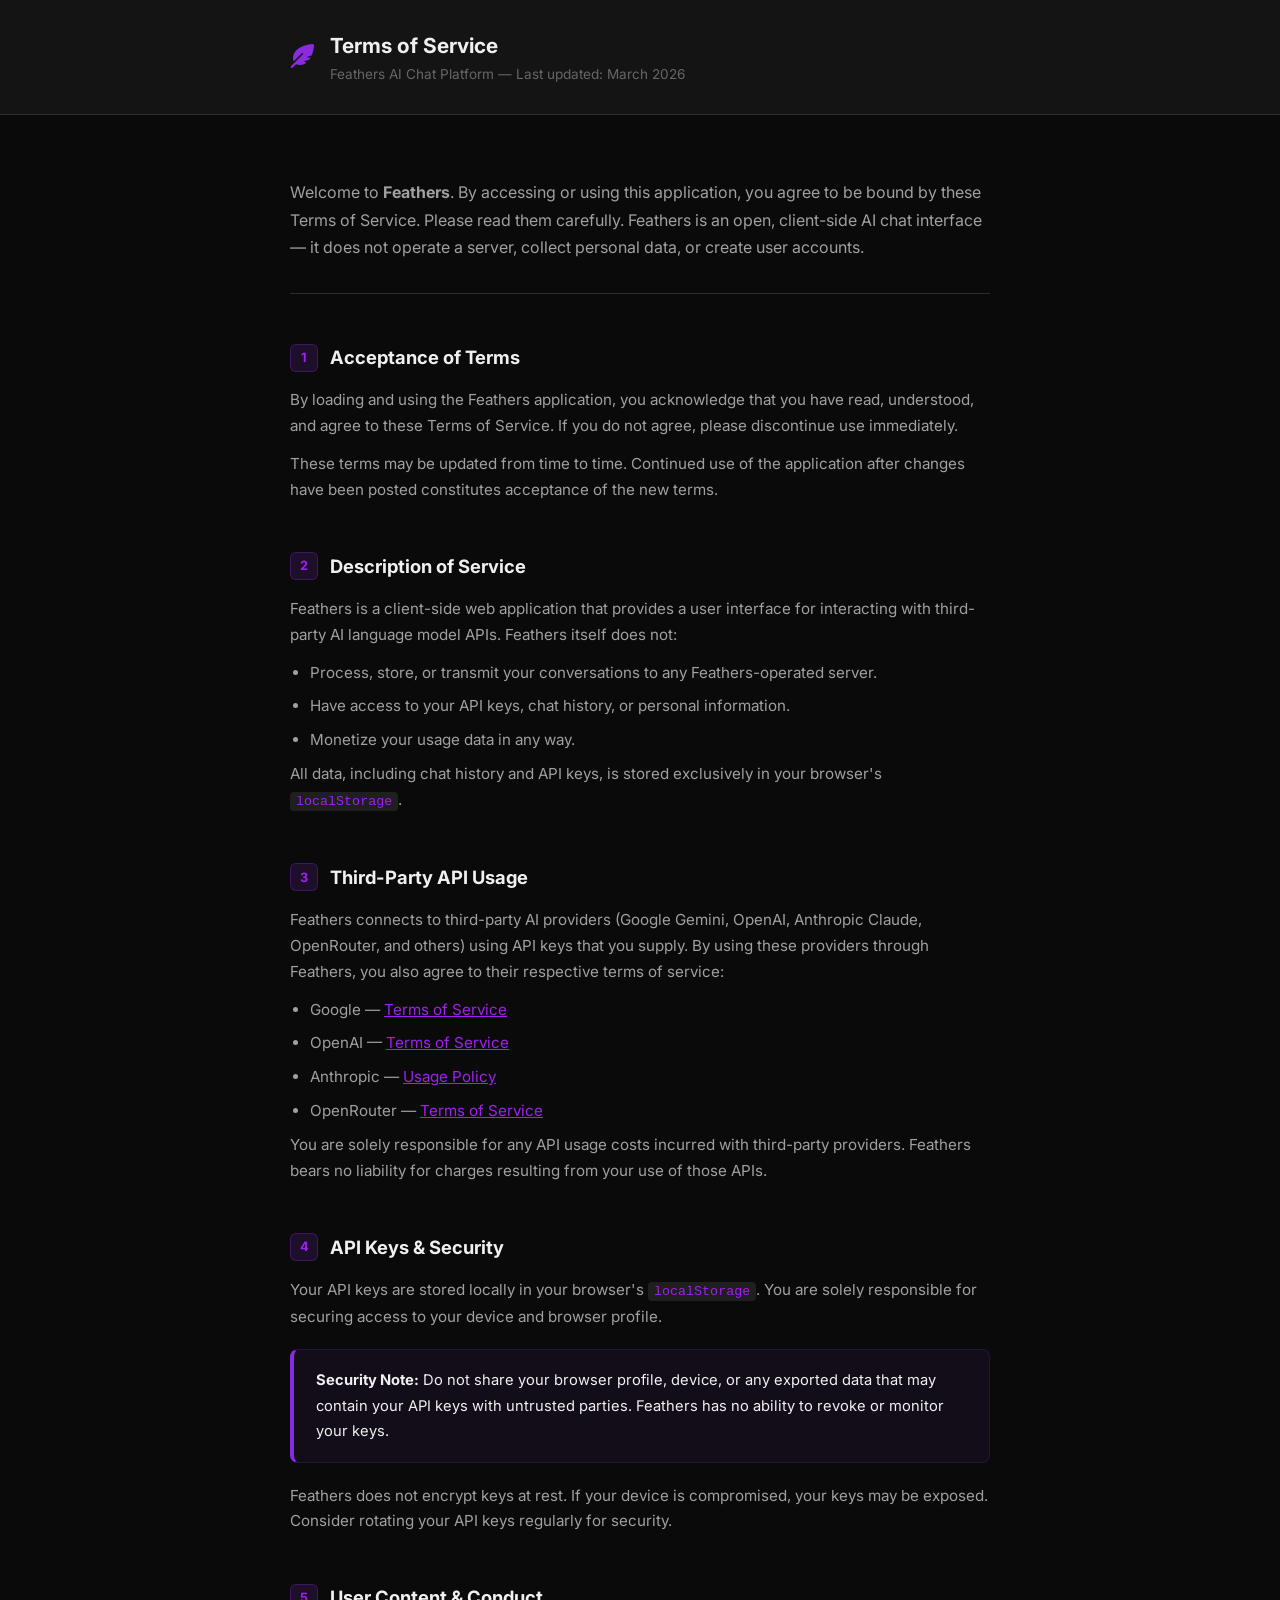
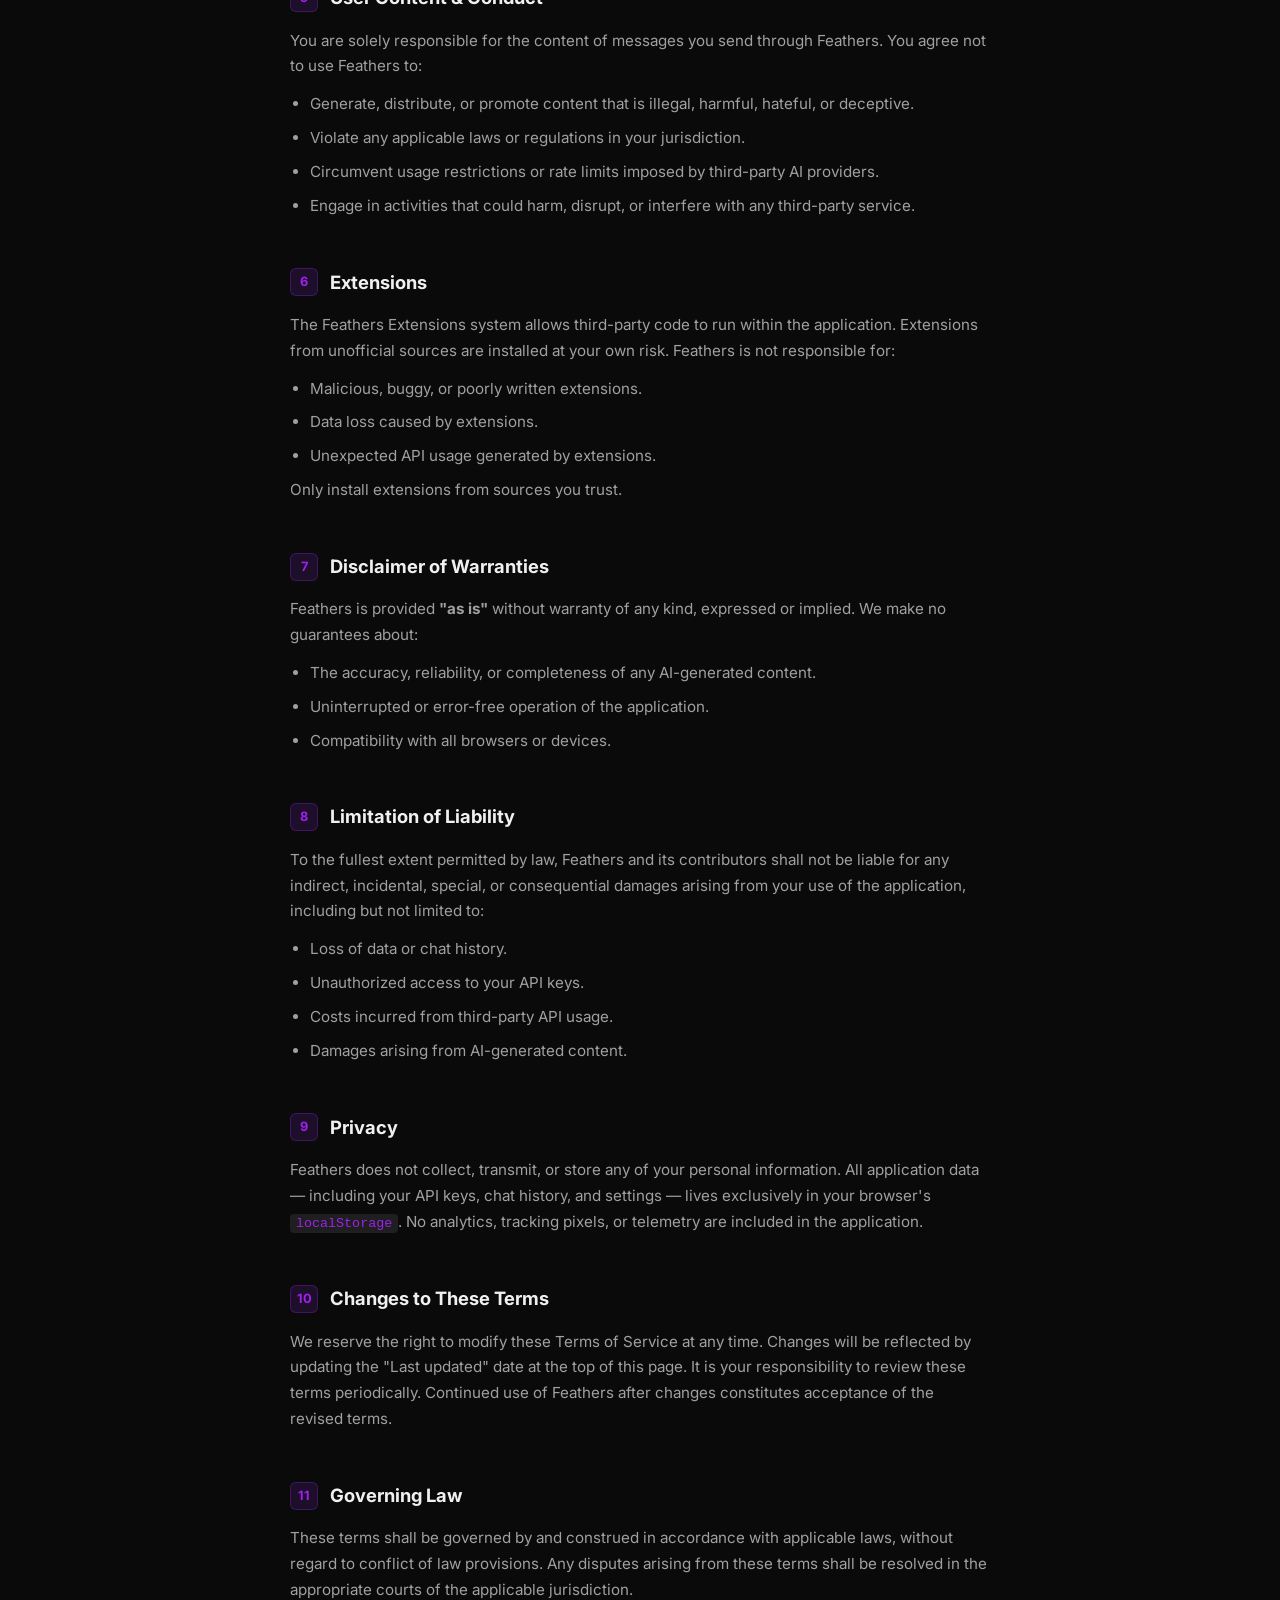
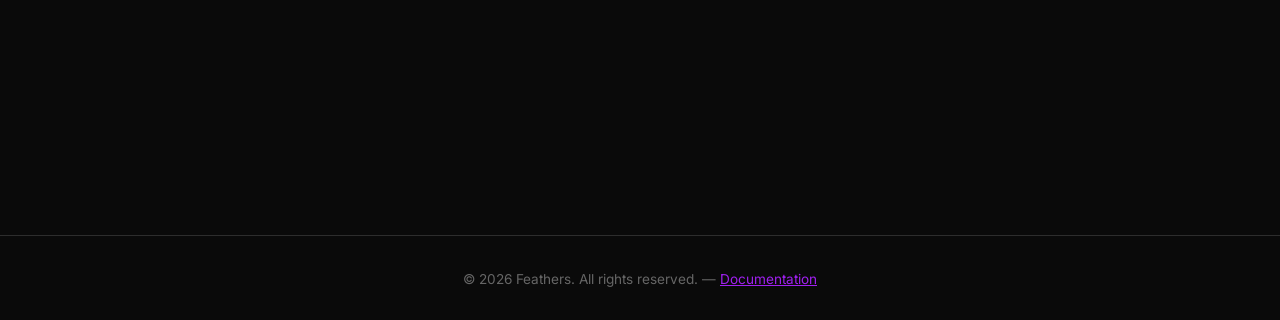
<file: TermsOfService.html>
<!DOCTYPE html>
<html lang="en">

<head>
    <meta charset="UTF-8">
    <meta name="viewport" content="width=device-width, initial-scale=1.0">
    <title>Feathers — Terms of Service</title>
    <link rel="preconnect" href="https://fonts.googleapis.com">
    <link rel="preconnect" href="https://fonts.gstatic.com" crossorigin>
    <link href="https://fonts.googleapis.com/css2?family=Inter:wght@400;500;600;700;800&display=swap" rel="stylesheet">
    <link rel="stylesheet" href="https://cdnjs.cloudflare.com/ajax/libs/font-awesome/6.4.0/css/all.min.css">
    <style>
        *,
        *::before,
        *::after {
            margin: 0;
            padding: 0;
            box-sizing: border-box;
            scrollbar-width: none;
        }

        *::-webkit-scrollbar {
            display: none;
        }

        :root {
            --bg: #0a0a0a;
            --bg2: #141414;
            --bg3: #1f1f1f;
            --accent: #8a2be2;
            --accent2: #a020f0;
            --text: #f0f0f0;
            --text2: #a0a0a0;
            --text3: #666;
            --border: #2d2d2d;
            --radius: 8px;
        }

        body {
            background: var(--bg);
            color: var(--text);
            font-family: 'Inter', sans-serif;
            line-height: 1.7;
            padding: 0;
        }

        .tos-header {
            background: var(--bg2);
            border-bottom: 1px solid var(--border);
            padding: 28px 0;
        }

        .tos-header-inner {
            max-width: 780px;
            margin: 0 auto;
            padding: 0 40px;
            display: flex;
            align-items: center;
            gap: 16px;
        }

        .tos-logo {
            font-size: 1.5rem;
            color: var(--accent);
        }

        .tos-title-group h1 {
            font-size: 1.3rem;
            font-weight: 700;
            background: none;
            -webkit-text-fill-color: unset;
            color: var(--text);
            letter-spacing: 0;
        }

        .tos-title-group p {
            color: var(--text3);
            font-size: 0.85rem;
            margin: 0;
        }

        .tos-content {
            max-width: 780px;
            margin: 64px auto;
            padding: 0 40px 120px;
        }

        .tos-intro {
            font-size: 1rem;
            color: var(--text2);
            margin-bottom: 48px;
            padding-bottom: 32px;
            border-bottom: 1px solid var(--border);
        }

        .tos-section {
            margin-bottom: 48px;
        }

        .tos-section h2 {
            font-size: 1.15rem;
            font-weight: 700;
            color: var(--text);
            margin-bottom: 14px;
            display: flex;
            align-items: center;
            gap: 12px;
        }

        .tos-section h2 .section-num {
            background: rgba(138, 43, 226, 0.15);
            border: 1px solid rgba(138, 43, 226, 0.3);
            color: var(--accent2);
            width: 28px;
            height: 28px;
            border-radius: 6px;
            display: inline-flex;
            align-items: center;
            justify-content: center;
            font-size: 0.8rem;
            font-weight: 700;
            flex-shrink: 0;
        }

        .tos-section p {
            color: var(--text2);
            font-size: 0.95rem;
            margin-bottom: 12px;
        }

        .tos-section ul {
            color: var(--text2);
            padding-left: 20px;
            font-size: 0.95rem;
        }

        .tos-section li {
            margin-bottom: 8px;
        }

        .callout {
            background: rgba(138, 43, 226, 0.07);
            border: 1px solid rgba(138, 43, 226, 0.2);
            border-left: 4px solid var(--accent);
            border-radius: var(--radius);
            padding: 18px 22px;
            margin: 20px 0;
        }

        .callout p {
            margin: 0;
            color: var(--text);
            font-size: 0.92rem;
        }

        .tos-footer {
            text-align: center;
            padding: 32px;
            color: var(--text3);
            font-size: 0.85rem;
            border-top: 1px solid var(--border);
        }

        code {
            background: var(--bg3);
            padding: 2px 6px;
            border-radius: 4px;
            font-family: monospace;
            font-size: 0.88em;
            color: var(--accent2);
        }

        @media (max-width: 600px) {

            .tos-header-inner,
            .tos-content {
                padding: 0 20px;
            }

            .tos-content {
                margin-top: 40px;
            }
        }
    </style>
</head>

<body>
    <header class="tos-header">
        <div class="tos-header-inner">
            <div class="tos-logo"><i class="fa-solid fa-feather-pointed"></i></div>
            <div class="tos-title-group">
                <h1>Terms of Service</h1>
                <p>Feathers AI Chat Platform &mdash; Last updated: March 2026</p>
            </div>
        </div>
    </header>

    <main class="tos-content">
        <p class="tos-intro">
            Welcome to <strong>Feathers</strong>. By accessing or using this application, you agree to be bound by these
            Terms of Service. Please read them carefully. Feathers is an open, client-side AI chat interface — it does
            not operate a server, collect personal data, or create user accounts.
        </p>

        <div class="tos-section">
            <h2><span class="section-num">1</span> Acceptance of Terms</h2>
            <p>By loading and using the Feathers application, you acknowledge that you have read, understood, and agree
                to these Terms of Service. If you do not agree, please discontinue use immediately.</p>
            <p>These terms may be updated from time to time. Continued use of the application after changes have been
                posted constitutes acceptance of the new terms.</p>
        </div>

        <div class="tos-section">
            <h2><span class="section-num">2</span> Description of Service</h2>
            <p>Feathers is a client-side web application that provides a user interface for interacting with third-party
                AI language model APIs. Feathers itself does not:</p>
            <ul>
                <li>Process, store, or transmit your conversations to any Feathers-operated server.</li>
                <li>Have access to your API keys, chat history, or personal information.</li>
                <li>Monetize your usage data in any way.</li>
            </ul>
            <p>All data, including chat history and API keys, is stored exclusively in your browser's
                <code>localStorage</code>.</p>
        </div>

        <div class="tos-section">
            <h2><span class="section-num">3</span> Third-Party API Usage</h2>
            <p>Feathers connects to third-party AI providers (Google Gemini, OpenAI, Anthropic Claude, OpenRouter, and
                others) using API keys that you supply. By using these providers through Feathers, you also agree to
                their respective terms of service:</p>
            <ul>
                <li>Google — <a href="https://ai.google.dev/terms" target="_blank" style="color:var(--accent2)">Terms of
                        Service</a></li>
                <li>OpenAI — <a href="https://openai.com/terms" target="_blank" style="color:var(--accent2)">Terms of
                        Service</a></li>
                <li>Anthropic — <a href="https://www.anthropic.com/legal/aup" target="_blank"
                        style="color:var(--accent2)">Usage Policy</a></li>
                <li>OpenRouter — <a href="https://openrouter.ai/terms" target="_blank"
                        style="color:var(--accent2)">Terms of Service</a></li>
            </ul>
            <p>You are solely responsible for any API usage costs incurred with third-party providers. Feathers bears no
                liability for charges resulting from your use of those APIs.</p>
        </div>

        <div class="tos-section">
            <h2><span class="section-num">4</span> API Keys &amp; Security</h2>
            <p>Your API keys are stored locally in your browser's <code>localStorage</code>. You are solely responsible
                for securing access to your device and browser profile.</p>
            <div class="callout">
                <p><strong>Security Note:</strong> Do not share your browser profile, device, or any exported data that
                    may contain your API keys with untrusted parties. Feathers has no ability to revoke or monitor your
                    keys.</p>
            </div>
            <p>Feathers does not encrypt keys at rest. If your device is compromised, your keys may be exposed. Consider
                rotating your API keys regularly for security.</p>
        </div>

        <div class="tos-section">
            <h2><span class="section-num">5</span> User Content &amp; Conduct</h2>
            <p>You are solely responsible for the content of messages you send through Feathers. You agree not to use
                Feathers to:</p>
            <ul>
                <li>Generate, distribute, or promote content that is illegal, harmful, hateful, or deceptive.</li>
                <li>Violate any applicable laws or regulations in your jurisdiction.</li>
                <li>Circumvent usage restrictions or rate limits imposed by third-party AI providers.</li>
                <li>Engage in activities that could harm, disrupt, or interfere with any third-party service.</li>
            </ul>
        </div>

        <div class="tos-section">
            <h2><span class="section-num">6</span> Extensions</h2>
            <p>The Feathers Extensions system allows third-party code to run within the application. Extensions from
                unofficial sources are installed at your own risk. Feathers is not responsible for:</p>
            <ul>
                <li>Malicious, buggy, or poorly written extensions.</li>
                <li>Data loss caused by extensions.</li>
                <li>Unexpected API usage generated by extensions.</li>
            </ul>
            <p>Only install extensions from sources you trust.</p>
        </div>

        <div class="tos-section">
            <h2><span class="section-num">7</span> Disclaimer of Warranties</h2>
            <p>Feathers is provided <strong>"as is"</strong> without warranty of any kind, expressed or implied. We make
                no guarantees about:</p>
            <ul>
                <li>The accuracy, reliability, or completeness of any AI-generated content.</li>
                <li>Uninterrupted or error-free operation of the application.</li>
                <li>Compatibility with all browsers or devices.</li>
            </ul>
        </div>

        <div class="tos-section">
            <h2><span class="section-num">8</span> Limitation of Liability</h2>
            <p>To the fullest extent permitted by law, Feathers and its contributors shall not be liable for any
                indirect, incidental, special, or consequential damages arising from your use of the application,
                including but not limited to:</p>
            <ul>
                <li>Loss of data or chat history.</li>
                <li>Unauthorized access to your API keys.</li>
                <li>Costs incurred from third-party API usage.</li>
                <li>Damages arising from AI-generated content.</li>
            </ul>
        </div>

        <div class="tos-section">
            <h2><span class="section-num">9</span> Privacy</h2>
            <p>Feathers does not collect, transmit, or store any of your personal information. All application data —
                including your API keys, chat history, and settings — lives exclusively in your browser's
                <code>localStorage</code>. No analytics, tracking pixels, or telemetry are included in the application.
            </p>
        </div>

        <div class="tos-section">
            <h2><span class="section-num">10</span> Changes to These Terms</h2>
            <p>We reserve the right to modify these Terms of Service at any time. Changes will be reflected by updating
                the "Last updated" date at the top of this page. It is your responsibility to review these terms
                periodically. Continued use of Feathers after changes constitutes acceptance of the revised terms.</p>
        </div>

        <div class="tos-section">
            <h2><span class="section-num">11</span> Governing Law</h2>
            <p>These terms shall be governed by and construed in accordance with applicable laws, without regard to
                conflict of law provisions. Any disputes arising from these terms shall be resolved in the appropriate
                courts of the applicable jurisdiction.</p>
        </div>
    </main>

    <footer class="tos-footer">
        <p>&copy; 2026 Feathers. All rights reserved. &mdash; <a href="docs.html"
                style="color:var(--accent2)">Documentation</a></p>
    </footer>
</body>

</html>
</file>
